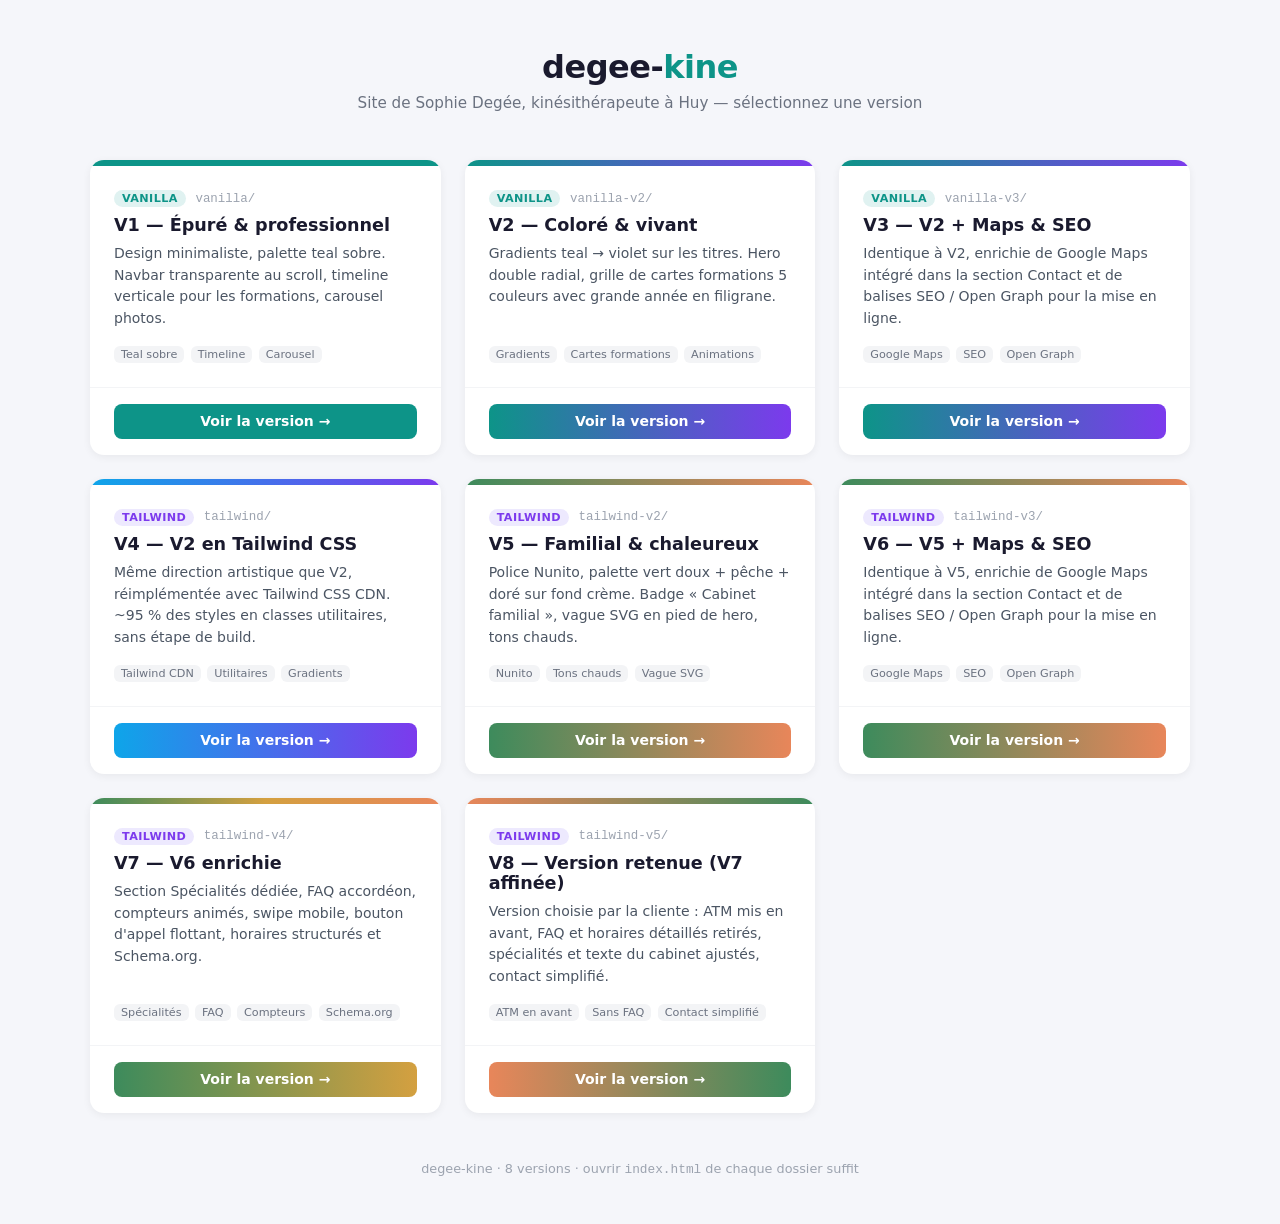
<file: index.html>
<!DOCTYPE html>
<html lang="fr">
<head>
  <meta charset="UTF-8">
  <meta name="viewport" content="width=device-width, initial-scale=1.0">
  <title>degee-kine — Versions</title>
  <style>
    *, *::before, *::after { box-sizing: border-box; margin: 0; padding: 0; }

    body {
      font-family: 'Segoe UI', system-ui, -apple-system, sans-serif;
      background: #f5f6fa;
      color: #1a1a2e;
      min-height: 100vh;
      padding: 3rem 1.5rem;
    }

    header {
      text-align: center;
      margin-bottom: 3rem;
    }

    header h1 {
      font-size: 2rem;
      font-weight: 700;
      letter-spacing: -0.5px;
      color: #1a1a2e;
    }

    header h1 span {
      color: #0d9488;
    }

    header p {
      margin-top: 0.5rem;
      font-size: 0.95rem;
      color: #6b7280;
    }

    .grid {
      display: grid;
      grid-template-columns: repeat(auto-fill, minmax(300px, 1fr));
      gap: 1.5rem;
      max-width: 1100px;
      margin: 0 auto;
    }

    .card {
      background: #fff;
      border-radius: 14px;
      overflow: hidden;
      box-shadow: 0 2px 8px rgba(0,0,0,.06);
      transition: box-shadow .2s, transform .2s;
      display: flex;
      flex-direction: column;
    }

    .card:hover {
      box-shadow: 0 8px 24px rgba(0,0,0,.12);
      transform: translateY(-3px);
    }

    .card-accent {
      height: 6px;
    }

    .card-body {
      padding: 1.5rem;
      flex: 1;
      display: flex;
      flex-direction: column;
      gap: 0.5rem;
    }

    .card-meta {
      display: flex;
      align-items: center;
      gap: 0.6rem;
    }

    .badge {
      font-size: 0.7rem;
      font-weight: 600;
      padding: 2px 8px;
      border-radius: 99px;
      letter-spacing: 0.4px;
      text-transform: uppercase;
    }

    .badge-vanilla { background: #e0f2f1; color: #0d9488; }
    .badge-tailwind { background: #ede9fe; color: #7c3aed; }

    .card-dir {
      font-size: 0.78rem;
      font-family: monospace;
      color: #9ca3af;
    }

    .card-title {
      font-size: 1.1rem;
      font-weight: 700;
      color: #1a1a2e;
    }

    .card-desc {
      font-size: 0.875rem;
      color: #4b5563;
      line-height: 1.55;
      flex: 1;
    }

    .card-tags {
      display: flex;
      flex-wrap: wrap;
      gap: 0.4rem;
      margin-top: 0.5rem;
    }

    .tag {
      font-size: 0.7rem;
      padding: 2px 7px;
      border-radius: 6px;
      background: #f3f4f6;
      color: #6b7280;
    }

    .card-footer {
      padding: 1rem 1.5rem;
      border-top: 1px solid #f3f4f6;
    }

    .btn {
      display: block;
      text-align: center;
      padding: 0.6rem 1rem;
      border-radius: 8px;
      font-size: 0.875rem;
      font-weight: 600;
      text-decoration: none;
      transition: opacity .15s;
    }

    .btn:hover { opacity: .85; }

    /* Accent colors per version */
    .v1 .card-accent { background: #0d9488; }
    .v1 .btn { background: #0d9488; color: #fff; }

    .v2 .card-accent { background: linear-gradient(90deg, #0d9488, #7c3aed); }
    .v2 .btn { background: linear-gradient(90deg, #0d9488, #7c3aed); color: #fff; }

    .v3 .card-accent { background: linear-gradient(90deg, #0d9488, #7c3aed); }
    .v3 .btn { background: linear-gradient(90deg, #0d9488, #7c3aed); color: #fff; }

    .v4 .card-accent { background: linear-gradient(90deg, #0ea5e9, #7c3aed); }
    .v4 .btn { background: linear-gradient(90deg, #0ea5e9, #7c3aed); color: #fff; }

    .v5 .card-accent { background: linear-gradient(90deg, #3d8b5c, #e8865a); }
    .v5 .btn { background: linear-gradient(90deg, #3d8b5c, #e8865a); color: #fff; }

    .v6 .card-accent { background: linear-gradient(90deg, #3d8b5c, #e8865a); }
    .v6 .btn { background: linear-gradient(90deg, #3d8b5c, #e8865a); color: #fff; }

    .v7 .card-accent { background: linear-gradient(90deg, #3d8b5c, #d4a040, #e8865a); }
    .v7 .btn { background: linear-gradient(90deg, #3d8b5c, #d4a040); color: #fff; }

    .v8 .card-accent { background: linear-gradient(90deg, #e8865a, #3d8b5c); }
    .v8 .btn { background: linear-gradient(90deg, #e8865a, #3d8b5c); color: #fff; }

    footer {
      text-align: center;
      margin-top: 3rem;
      font-size: 0.8rem;
      color: #9ca3af;
    }
  </style>
</head>
<body>

  <header>
    <h1>degee-<span>kine</span></h1>
    <p>Site de Sophie Degée, kinésithérapeute à Huy — sélectionnez une version</p>
  </header>

  <div class="grid">

    <div class="card v1">
      <div class="card-accent"></div>
      <div class="card-body">
        <div class="card-meta">
          <span class="badge badge-vanilla">Vanilla</span>
          <span class="card-dir">vanilla/</span>
        </div>
        <div class="card-title">V1 — Épuré &amp; professionnel</div>
        <div class="card-desc">Design minimaliste, palette teal sobre. Navbar transparente au scroll, timeline verticale pour les formations, carousel photos.</div>
        <div class="card-tags">
          <span class="tag">Teal sobre</span>
          <span class="tag">Timeline</span>
          <span class="tag">Carousel</span>
        </div>
      </div>
      <div class="card-footer">
        <a class="btn" href="vanilla/index.html" target="_blank">Voir la version →</a>
      </div>
    </div>

    <div class="card v2">
      <div class="card-accent"></div>
      <div class="card-body">
        <div class="card-meta">
          <span class="badge badge-vanilla">Vanilla</span>
          <span class="card-dir">vanilla-v2/</span>
        </div>
        <div class="card-title">V2 — Coloré &amp; vivant</div>
        <div class="card-desc">Gradients teal → violet sur les titres. Hero double radial, grille de cartes formations 5 couleurs avec grande année en filigrane.</div>
        <div class="card-tags">
          <span class="tag">Gradients</span>
          <span class="tag">Cartes formations</span>
          <span class="tag">Animations</span>
        </div>
      </div>
      <div class="card-footer">
        <a class="btn" href="vanilla-v2/index.html" target="_blank">Voir la version →</a>
      </div>
    </div>

    <div class="card v3">
      <div class="card-accent"></div>
      <div class="card-body">
        <div class="card-meta">
          <span class="badge badge-vanilla">Vanilla</span>
          <span class="card-dir">vanilla-v3/</span>
        </div>
        <div class="card-title">V3 — V2 + Maps &amp; SEO</div>
        <div class="card-desc">Identique à V2, enrichie de Google Maps intégré dans la section Contact et de balises SEO / Open Graph pour la mise en ligne.</div>
        <div class="card-tags">
          <span class="tag">Google Maps</span>
          <span class="tag">SEO</span>
          <span class="tag">Open Graph</span>
        </div>
      </div>
      <div class="card-footer">
        <a class="btn" href="vanilla-v3/index.html" target="_blank">Voir la version →</a>
      </div>
    </div>

    <div class="card v4">
      <div class="card-accent"></div>
      <div class="card-body">
        <div class="card-meta">
          <span class="badge badge-tailwind">Tailwind</span>
          <span class="card-dir">tailwind/</span>
        </div>
        <div class="card-title">V4 — V2 en Tailwind CSS</div>
        <div class="card-desc">Même direction artistique que V2, réimplémentée avec Tailwind CSS CDN. ~95 % des styles en classes utilitaires, sans étape de build.</div>
        <div class="card-tags">
          <span class="tag">Tailwind CDN</span>
          <span class="tag">Utilitaires</span>
          <span class="tag">Gradients</span>
        </div>
      </div>
      <div class="card-footer">
        <a class="btn" href="tailwind/index.html" target="_blank">Voir la version →</a>
      </div>
    </div>

    <div class="card v5">
      <div class="card-accent"></div>
      <div class="card-body">
        <div class="card-meta">
          <span class="badge badge-tailwind">Tailwind</span>
          <span class="card-dir">tailwind-v2/</span>
        </div>
        <div class="card-title">V5 — Familial &amp; chaleureux</div>
        <div class="card-desc">Police Nunito, palette vert doux + pêche + doré sur fond crème. Badge « Cabinet familial », vague SVG en pied de hero, tons chauds.</div>
        <div class="card-tags">
          <span class="tag">Nunito</span>
          <span class="tag">Tons chauds</span>
          <span class="tag">Vague SVG</span>
        </div>
      </div>
      <div class="card-footer">
        <a class="btn" href="tailwind-v2/index.html" target="_blank">Voir la version →</a>
      </div>
    </div>

    <div class="card v6">
      <div class="card-accent"></div>
      <div class="card-body">
        <div class="card-meta">
          <span class="badge badge-tailwind">Tailwind</span>
          <span class="card-dir">tailwind-v3/</span>
        </div>
        <div class="card-title">V6 — V5 + Maps &amp; SEO</div>
        <div class="card-desc">Identique à V5, enrichie de Google Maps intégré dans la section Contact et de balises SEO / Open Graph pour la mise en ligne.</div>
        <div class="card-tags">
          <span class="tag">Google Maps</span>
          <span class="tag">SEO</span>
          <span class="tag">Open Graph</span>
        </div>
      </div>
      <div class="card-footer">
        <a class="btn" href="tailwind-v3/index.html" target="_blank">Voir la version →</a>
      </div>
    </div>

    <div class="card v7">
      <div class="card-accent"></div>
      <div class="card-body">
        <div class="card-meta">
          <span class="badge badge-tailwind">Tailwind</span>
          <span class="card-dir">tailwind-v4/</span>
        </div>
        <div class="card-title">V7 — V6 enrichie</div>
        <div class="card-desc">Section Spécialités dédiée, FAQ accordéon, compteurs animés, swipe mobile, bouton d'appel flottant, horaires structurés et Schema.org.</div>
        <div class="card-tags">
          <span class="tag">Spécialités</span>
          <span class="tag">FAQ</span>
          <span class="tag">Compteurs</span>
          <span class="tag">Schema.org</span>
        </div>
      </div>
      <div class="card-footer">
        <a class="btn" href="tailwind-v4/index.html" target="_blank">Voir la version →</a>
      </div>
    </div>

    <div class="card v8">
      <div class="card-accent"></div>
      <div class="card-body">
        <div class="card-meta">
          <span class="badge badge-tailwind">Tailwind</span>
          <span class="card-dir">tailwind-v5/</span>
        </div>
        <div class="card-title">V8 — Version retenue (V7 affinée)</div>
        <div class="card-desc">Version choisie par la cliente : ATM mis en avant, FAQ et horaires détaillés retirés, spécialités et texte du cabinet ajustés, contact simplifié.</div>
        <div class="card-tags">
          <span class="tag">ATM en avant</span>
          <span class="tag">Sans FAQ</span>
          <span class="tag">Contact simplifié</span>
        </div>
      </div>
      <div class="card-footer">
        <a class="btn" href="tailwind-v5/index.html" target="_blank">Voir la version →</a>
      </div>
    </div>

  </div>

  <footer>
    degee-kine · 8 versions · ouvrir <code>index.html</code> de chaque dossier suffit
  </footer>

</body>
</html>
</file>
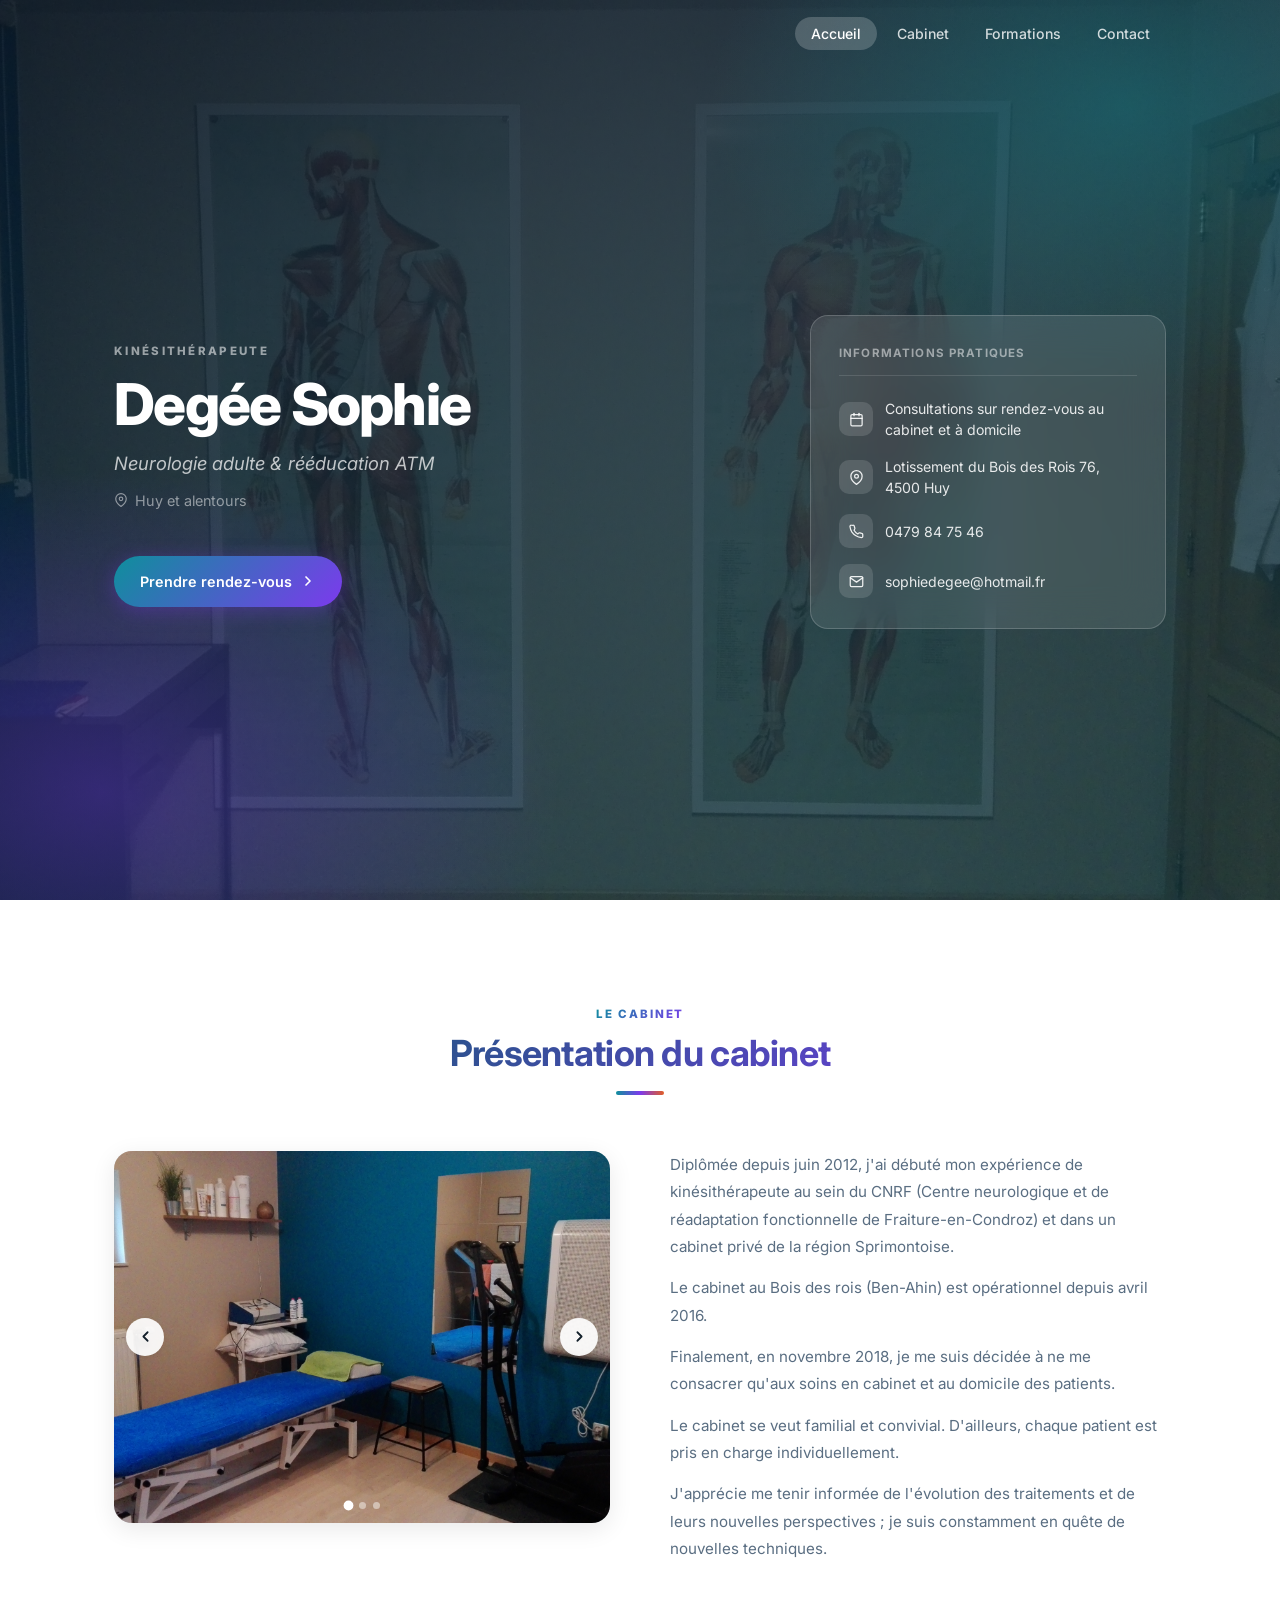
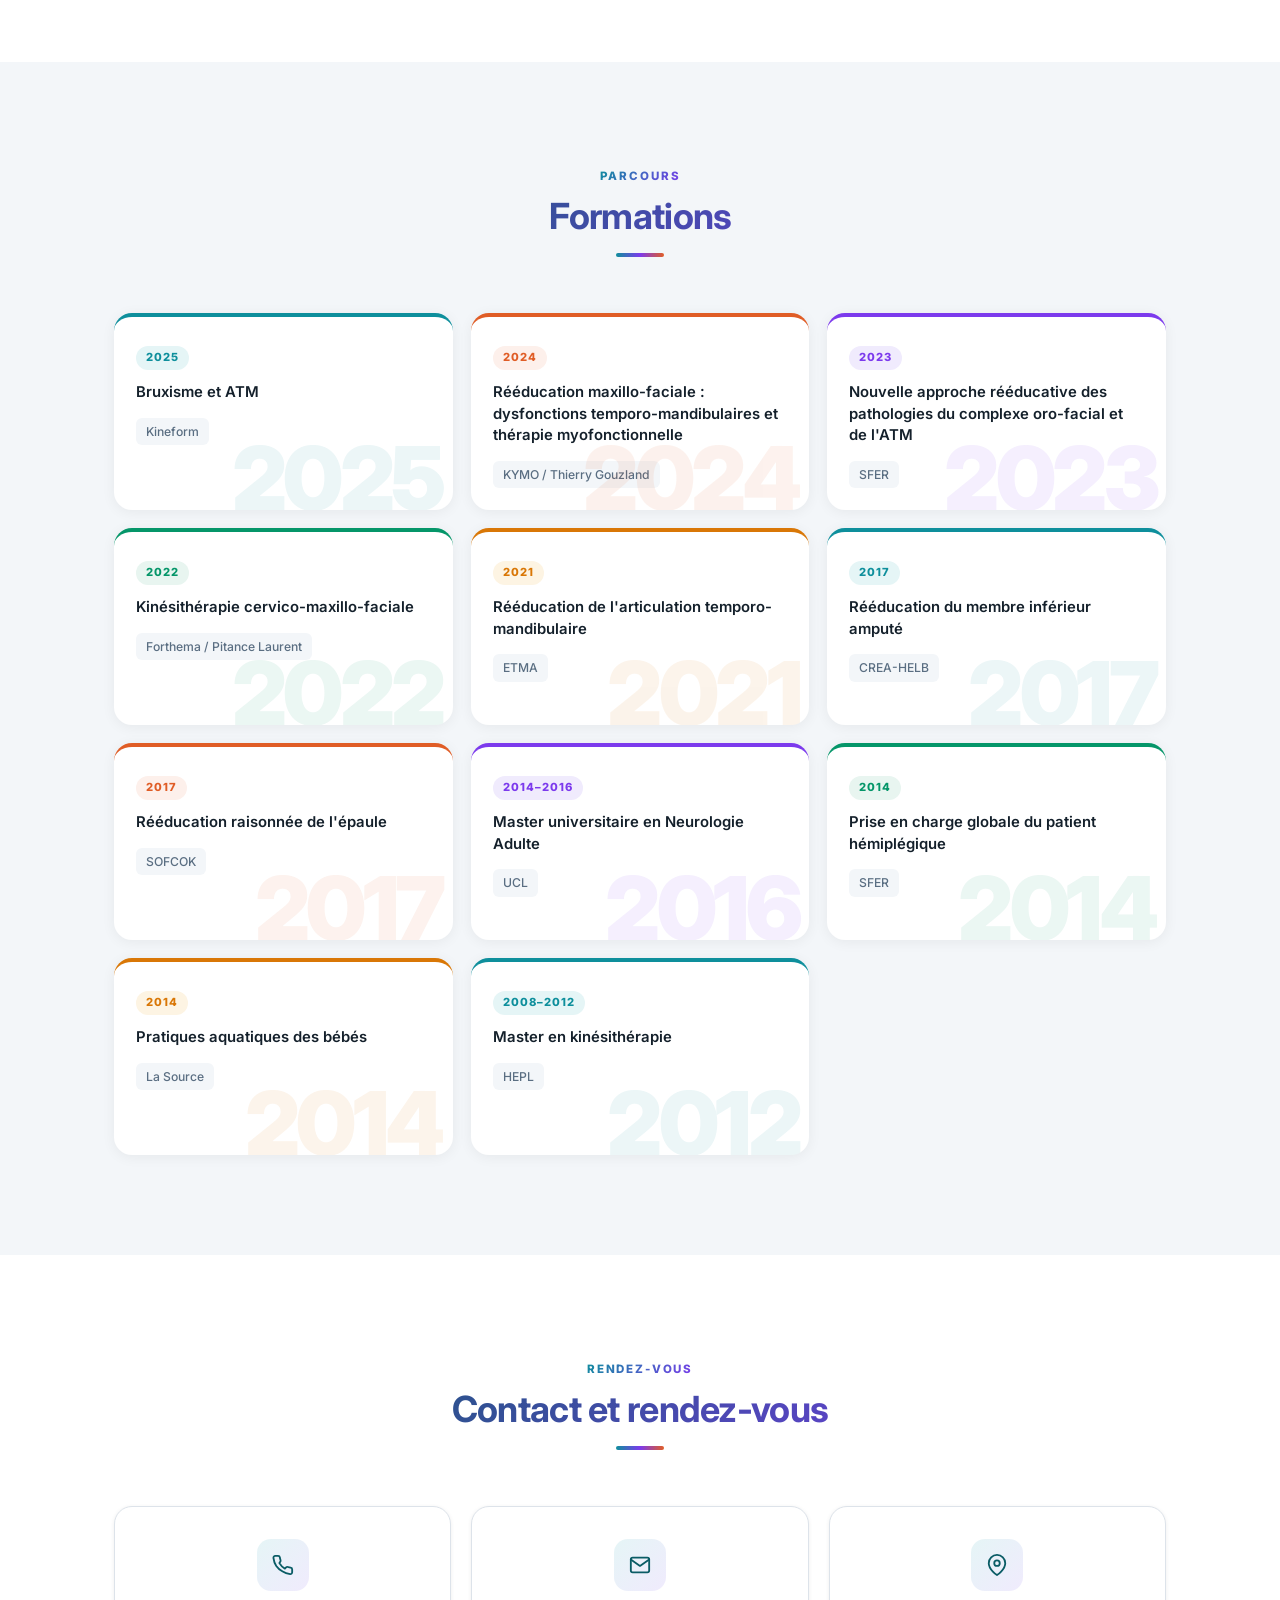
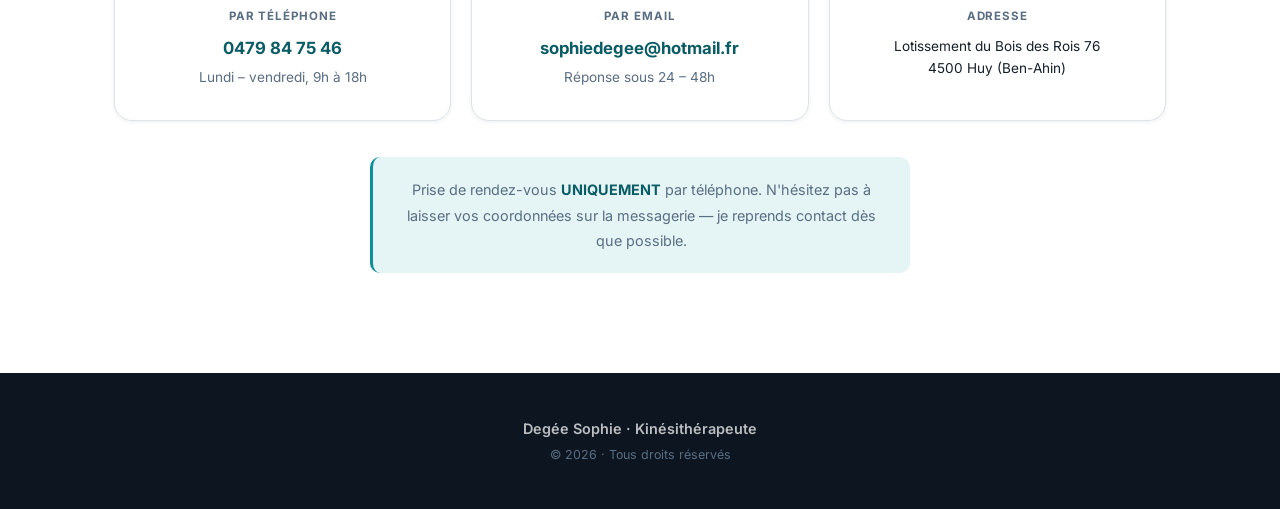
<file: vanilla-v2/index.html>
<!DOCTYPE html>
<html lang="fr">
<head>
  <meta charset="utf-8">
  <meta name="viewport" content="width=device-width, initial-scale=1">
  <title>Kinésithérapeute · Degée Sophie</title>
  <link rel="preconnect" href="https://fonts.googleapis.com">
  <link rel="preconnect" href="https://fonts.gstatic.com" crossorigin>
  <link href="https://fonts.googleapis.com/css2?family=Inter:ital,wght@0,300;0,400;0,500;0,600;0,700;0,800;1,400&display=swap" rel="stylesheet">
  <link href="css/modern.css" rel="stylesheet">
</head>
<body>

  <!-- ─── Navbar ──────────────────────────────────────── -->
  <nav id="navbar">
    <div class="nav-container">
      <button class="nav-toggle" id="navToggle" aria-label="Menu" aria-expanded="false">
        <span></span><span></span><span></span>
      </button>
      <ul class="nav-links" id="navLinks">
        <li><a href="#home"       class="nav-link active">Accueil</a></li>
        <li><a href="#cabinet"    class="nav-link">Cabinet</a></li>
        <li><a href="#formations" class="nav-link">Formations</a></li>
        <li><a href="#contact"    class="nav-link">Contact</a></li>
      </ul>
    </div>
  </nav>

  <!-- ─── Hero ────────────────────────────────────────── -->
  <section id="home" class="hero">
    <div class="hero-bg" style="background-image: url('./img/cabinet/home.jpg')"></div>
    <div class="hero-overlay"></div>
    <div class="hero-inner">

      <div class="hero-text fade-up">
        <span class="hero-label">Kinésithérapeute</span>
        <h1>Degée Sophie</h1>
        <p class="hero-specialty">Neurologie adulte &amp; rééducation ATM</p>
        <p class="hero-location">
          <svg viewBox="0 0 24 24" fill="none" stroke="currentColor" stroke-width="2" stroke-linecap="round" stroke-linejoin="round"><path d="M21 10c0 7-9 13-9 13s-9-6-9-13a9 9 0 0 1 18 0z"/><circle cx="12" cy="10" r="3"/></svg>
          Huy et alentours
        </p>
        <a href="#contact" class="btn-primary">
          Prendre rendez-vous
          <svg viewBox="0 0 24 24" fill="none" stroke="currentColor" stroke-width="2.5" stroke-linecap="round" stroke-linejoin="round"><polyline points="9 18 15 12 9 6"/></svg>
        </a>
      </div>

      <div class="hero-card fade-up delay-1">
        <h3>Informations pratiques</h3>
        <ul class="info-list">
          <li>
            <span class="info-icon">
              <svg viewBox="0 0 24 24" fill="none" stroke="currentColor" stroke-width="2" stroke-linecap="round" stroke-linejoin="round"><rect x="3" y="4" width="18" height="18" rx="2"/><line x1="16" y1="2" x2="16" y2="6"/><line x1="8" y1="2" x2="8" y2="6"/><line x1="3" y1="10" x2="21" y2="10"/></svg>
            </span>
            <span>Consultations sur rendez-vous au cabinet et à domicile</span>
          </li>
          <li>
            <span class="info-icon">
              <svg viewBox="0 0 24 24" fill="none" stroke="currentColor" stroke-width="2" stroke-linecap="round" stroke-linejoin="round"><path d="M21 10c0 7-9 13-9 13s-9-6-9-13a9 9 0 0 1 18 0z"/><circle cx="12" cy="10" r="3"/></svg>
            </span>
            <span>Lotissement du Bois des Rois 76, 4500 Huy</span>
          </li>
          <li>
            <span class="info-icon">
              <svg viewBox="0 0 24 24" fill="none" stroke="currentColor" stroke-width="2" stroke-linecap="round" stroke-linejoin="round"><path d="M22 16.92v3a2 2 0 0 1-2.18 2 19.79 19.79 0 0 1-8.63-3.07A19.5 19.5 0 0 1 4.69 13 19.79 19.79 0 0 1 1.61 4.4 2 2 0 0 1 3.59 2h3a2 2 0 0 1 2 1.72 12.84 12.84 0 0 0 .7 2.81 2 2 0 0 1-.45 2.11L8.09 9.91a16 16 0 0 0 6 6l1.27-1.27a2 2 0 0 1 2.11-.45 12.84 12.84 0 0 0 2.81.7A2 2 0 0 1 22 16.92z"/></svg>
            </span>
            <span>0479 84 75 46</span>
          </li>
          <li>
            <span class="info-icon">
              <svg viewBox="0 0 24 24" fill="none" stroke="currentColor" stroke-width="2" stroke-linecap="round" stroke-linejoin="round"><path d="M4 4h16c1.1 0 2 .9 2 2v12c0 1.1-.9 2-2 2H4c-1.1 0-2-.9-2-2V6c0-1.1.9-2 2-2z"/><polyline points="22,6 12,13 2,6"/></svg>
            </span>
            <span>sophiedegee@hotmail.fr</span>
          </li>
        </ul>
      </div>

    </div>
  </section>

  <!-- ─── Main ─────────────────────────────────────────── -->
  <main>

    <!-- Cabinet -->
    <section id="cabinet" class="section">
      <div class="container">
        <div class="section-header text-center fade-up">
          <span class="section-label">Le cabinet</span>
          <h2 class="section-title gradient-text">Présentation du cabinet</h2>
          <div class="section-divider"></div>
        </div>
        <div class="cabinet-grid">
          <div class="carousel fade-up">
            <div class="carousel-track" id="carouselTrack">
              <div class="carousel-slide"><img src="./img/cabinet/1.jpg" alt="Cabinet – photo 1"></div>
              <div class="carousel-slide"><img src="./img/cabinet/2.jpg" alt="Cabinet – photo 2"></div>
              <div class="carousel-slide"><img src="./img/cabinet/3.jpg" alt="Cabinet – photo 3"></div>
            </div>
            <button class="carousel-btn carousel-prev" id="carouselPrev" aria-label="Précédent">
              <svg viewBox="0 0 24 24" fill="none" stroke="currentColor" stroke-width="2.5" stroke-linecap="round" stroke-linejoin="round"><polyline points="15 18 9 12 15 6"/></svg>
            </button>
            <button class="carousel-btn carousel-next" id="carouselNext" aria-label="Suivant">
              <svg viewBox="0 0 24 24" fill="none" stroke="currentColor" stroke-width="2.5" stroke-linecap="round" stroke-linejoin="round"><polyline points="9 18 15 12 9 6"/></svg>
            </button>
            <div class="carousel-dots" id="carouselDots">
              <button class="carousel-dot active" aria-label="Photo 1"></button>
              <button class="carousel-dot" aria-label="Photo 2"></button>
              <button class="carousel-dot" aria-label="Photo 3"></button>
            </div>
          </div>
          <div class="cabinet-text fade-up delay-1">
            <p>Diplômée depuis juin 2012, j'ai débuté mon expérience de kinésithérapeute au sein du CNRF (Centre neurologique et de réadaptation fonctionnelle de Fraiture-en-Condroz) et dans un cabinet privé de la région Sprimontoise.</p>
            <p>Le cabinet au Bois des rois (Ben-Ahin) est opérationnel depuis avril 2016.</p>
            <p>Finalement, en novembre 2018, je me suis décidée à ne me consacrer qu'aux soins en cabinet et au domicile des patients.</p>
            <p>Le cabinet se veut familial et convivial. D'ailleurs, chaque patient est pris en charge individuellement.</p>
            <p>J'apprécie me tenir informée de l'évolution des traitements et de leurs nouvelles perspectives ; je suis constamment en quête de nouvelles techniques.</p>
          </div>
        </div>
      </div>
    </section>

    <!-- Formations -->
    <section id="formations" class="section section-alt">
      <div class="container">
        <div class="section-header text-center fade-up">
          <span class="section-label">Parcours</span>
          <h2 class="section-title gradient-text">Formations</h2>
          <div class="section-divider"></div>
        </div>

        <div class="formations-grid">

          <article class="formation-card" data-year="2025">
            <span class="fc-year">2025</span>
            <h3 class="fc-title">Bruxisme et ATM</h3>
            <span class="fc-org">Kineform</span>
          </article>

          <article class="formation-card" data-year="2024">
            <span class="fc-year">2024</span>
            <h3 class="fc-title">Rééducation maxillo-faciale : dysfonctions temporo-mandibulaires et thérapie myofonctionnelle</h3>
            <span class="fc-org">KYMO / Thierry Gouzland</span>
          </article>

          <article class="formation-card" data-year="2023">
            <span class="fc-year">2023</span>
            <h3 class="fc-title">Nouvelle approche rééducative des pathologies du complexe oro-facial et de l'ATM</h3>
            <span class="fc-org">SFER</span>
          </article>

          <article class="formation-card" data-year="2022">
            <span class="fc-year">2022</span>
            <h3 class="fc-title">Kinésithérapie cervico-maxillo-faciale</h3>
            <span class="fc-org">Forthema / Pitance Laurent</span>
          </article>

          <article class="formation-card" data-year="2021">
            <span class="fc-year">2021</span>
            <h3 class="fc-title">Rééducation de l'articulation temporo-mandibulaire</h3>
            <span class="fc-org">ETMA</span>
          </article>

          <article class="formation-card" data-year="2017">
            <span class="fc-year">2017</span>
            <h3 class="fc-title">Rééducation du membre inférieur amputé</h3>
            <span class="fc-org">CREA-HELB</span>
          </article>

          <article class="formation-card" data-year="2017">
            <span class="fc-year">2017</span>
            <h3 class="fc-title">Rééducation raisonnée de l'épaule</h3>
            <span class="fc-org">SOFCOK</span>
          </article>

          <article class="formation-card" data-year="2016">
            <span class="fc-year">2014–2016</span>
            <h3 class="fc-title">Master universitaire en Neurologie Adulte</h3>
            <span class="fc-org">UCL</span>
          </article>

          <article class="formation-card" data-year="2014">
            <span class="fc-year">2014</span>
            <h3 class="fc-title">Prise en charge globale du patient hémiplégique</h3>
            <span class="fc-org">SFER</span>
          </article>

          <article class="formation-card" data-year="2014">
            <span class="fc-year">2014</span>
            <h3 class="fc-title">Pratiques aquatiques des bébés</h3>
            <span class="fc-org">La Source</span>
          </article>

          <article class="formation-card" data-year="2012">
            <span class="fc-year">2008–2012</span>
            <h3 class="fc-title">Master en kinésithérapie</h3>
            <span class="fc-org">HEPL</span>
          </article>

        </div>
      </div>
    </section>

    <!-- Contact -->
    <section id="contact" class="section">
      <div class="container">
        <div class="section-header text-center fade-up">
          <span class="section-label">Rendez-vous</span>
          <h2 class="section-title gradient-text">Contact et rendez-vous</h2>
          <div class="section-divider"></div>
        </div>
        <div class="contact-grid fade-up delay-1">

          <div class="contact-card">
            <div class="contact-icon">
              <svg viewBox="0 0 24 24" fill="none" stroke="currentColor" stroke-width="2" stroke-linecap="round" stroke-linejoin="round"><path d="M22 16.92v3a2 2 0 0 1-2.18 2 19.79 19.79 0 0 1-8.63-3.07A19.5 19.5 0 0 1 4.69 13 19.79 19.79 0 0 1 1.61 4.4 2 2 0 0 1 3.59 2h3a2 2 0 0 1 2 1.72 12.84 12.84 0 0 0 .7 2.81 2 2 0 0 1-.45 2.11L8.09 9.91a16 16 0 0 0 6 6l1.27-1.27a2 2 0 0 1 2.11-.45 12.84 12.84 0 0 0 2.81.7A2 2 0 0 1 22 16.92z"/></svg>
            </div>
            <h3>Par téléphone</h3>
            <a href="tel:+32479847546" class="contact-phone">0479 84 75 46</a>
            <p>Lundi – vendredi, 9h à 18h</p>
          </div>

          <div class="contact-card">
            <div class="contact-icon">
              <svg viewBox="0 0 24 24" fill="none" stroke="currentColor" stroke-width="2" stroke-linecap="round" stroke-linejoin="round"><path d="M4 4h16c1.1 0 2 .9 2 2v12c0 1.1-.9 2-2 2H4c-1.1 0-2-.9-2-2V6c0-1.1.9-2 2-2z"/><polyline points="22,6 12,13 2,6"/></svg>
            </div>
            <h3>Par email</h3>
            <a href="mailto:sophiedegee@hotmail.fr" class="contact-email">sophiedegee@hotmail.fr</a>
            <p>Réponse sous 24 – 48h</p>
          </div>

          <div class="contact-card">
            <div class="contact-icon">
              <svg viewBox="0 0 24 24" fill="none" stroke="currentColor" stroke-width="2" stroke-linecap="round" stroke-linejoin="round"><path d="M21 10c0 7-9 13-9 13s-9-6-9-13a9 9 0 0 1 18 0z"/><circle cx="12" cy="10" r="3"/></svg>
            </div>
            <h3>Adresse</h3>
            <p class="contact-address">Lotissement du Bois des Rois 76<br>4500 Huy (Ben-Ahin)</p>
          </div>

        </div>
        <p class="contact-note fade-up delay-2">
          Prise de rendez-vous <strong>UNIQUEMENT</strong> par téléphone. N'hésitez pas à laisser vos coordonnées sur la messagerie — je reprends contact dès que possible.
        </p>
      </div>
    </section>

  </main>

  <!-- ─── Footer ───────────────────────────────────────── -->
  <footer>
    <div class="container">
      <p class="footer-name">Degée Sophie · Kinésithérapeute</p>
      <p class="footer-copy">© 2026 · Tous droits réservés</p>
    </div>
  </footer>

  <script src="js/main.js"></script>
</body>
</html>
</file>
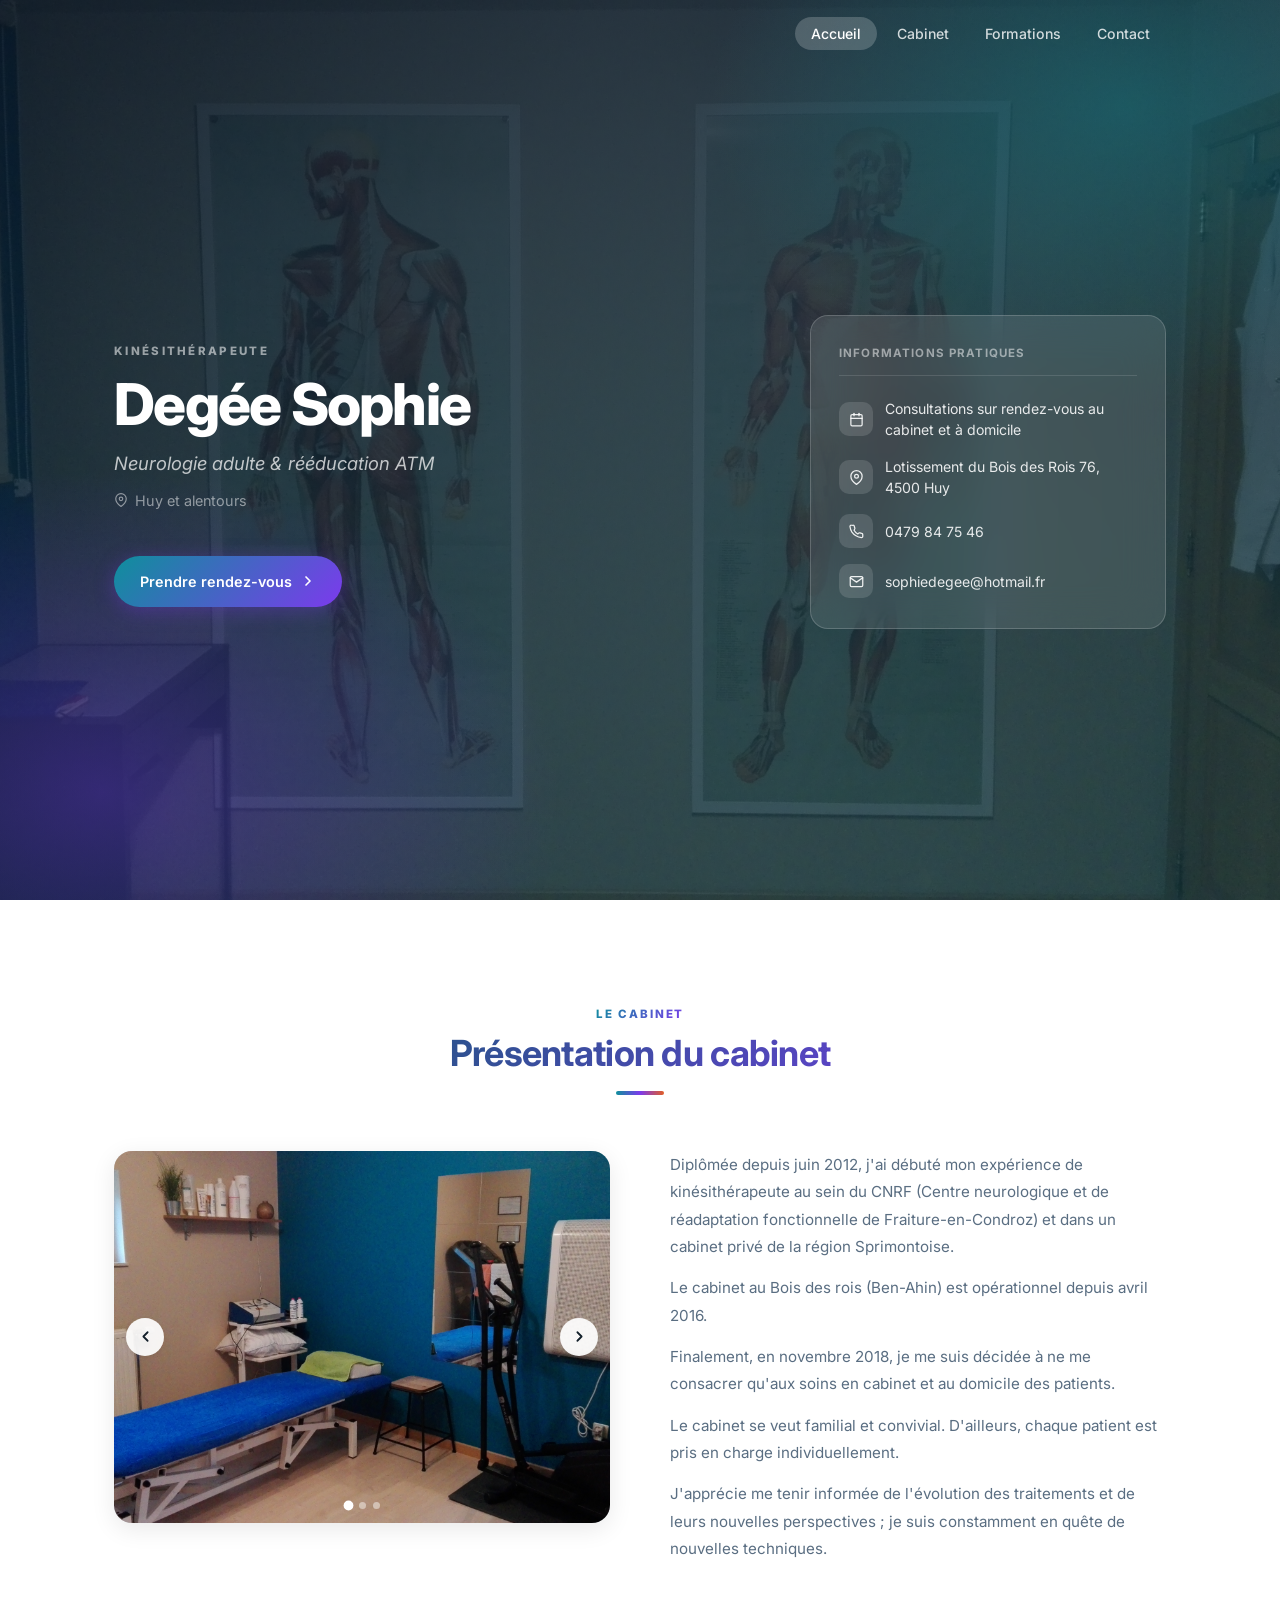
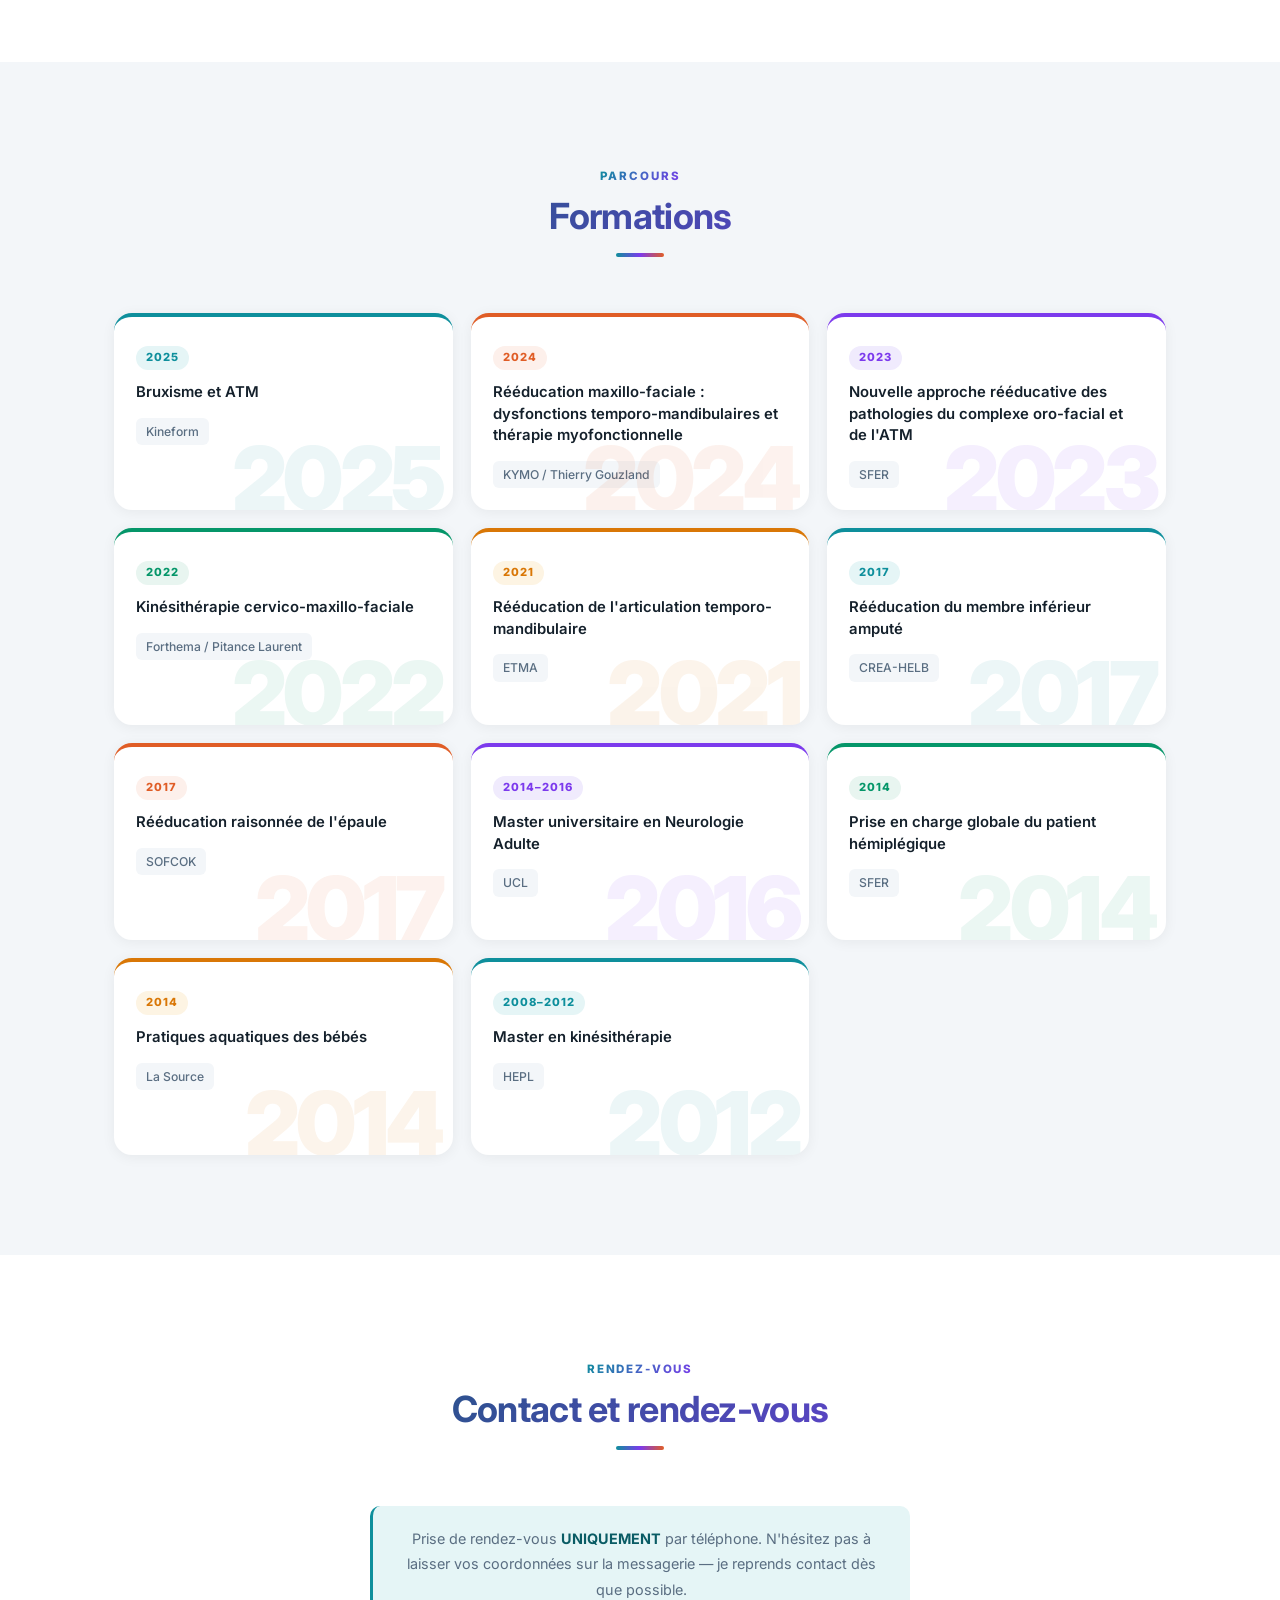
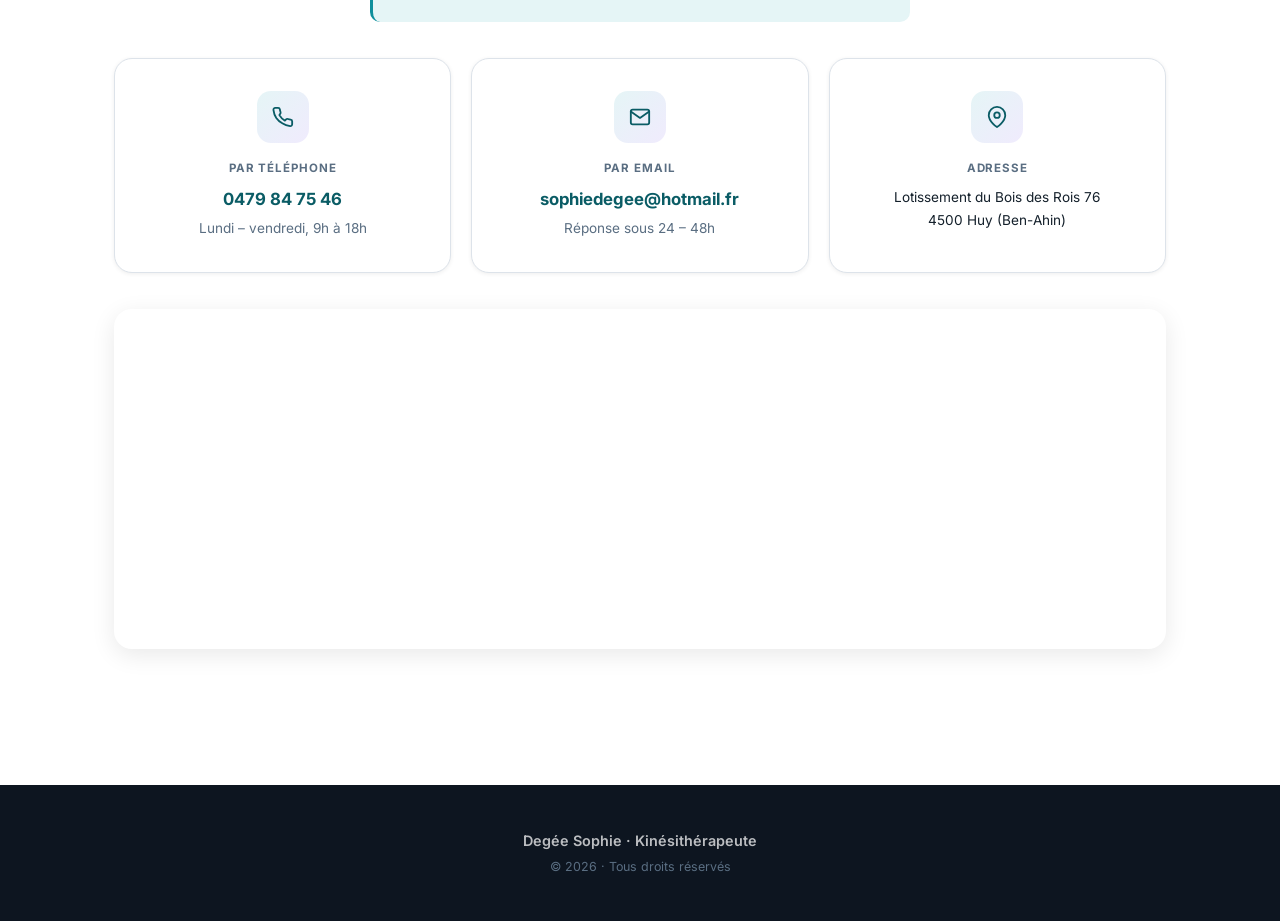
<file: vanilla-v3/index.html>
<!DOCTYPE html>
<html lang="fr">
<head>
  <meta charset="utf-8">
  <meta name="viewport" content="width=device-width, initial-scale=1">
  <title>Degée Sophie · Kinésithérapeute à Huy</title>
  <meta name="description" content="Cabinet de kinésithérapie de Degée Sophie à Huy (Ben-Ahin). Spécialisée en neurologie adulte et rééducation temporo-mandibulaire (ATM). Consultations au cabinet et à domicile.">

  <!-- Open Graph -->
  <meta property="og:type"        content="website">
  <meta property="og:title"       content="Degée Sophie · Kinésithérapeute à Huy">
  <meta property="og:description" content="Cabinet familial et convivial à Ben-Ahin. Neurologie adulte, rééducation ATM, consultations au cabinet et à domicile.">
  <meta property="og:image"       content="./img/cabinet/home.jpg">
  <meta property="og:locale"      content="fr_BE">

  <!-- Favicon -->
  <link rel="icon" type="image/svg+xml" href="data:image/svg+xml,<svg xmlns='http://www.w3.org/2000/svg' viewBox='0 0 32 32'><rect width='32' height='32' rx='8' fill='%230a5c65'/><path d='M16 24s-9-5.5-9-11a5 5 0 0 1 9-3 5 5 0 0 1 9 3c0 5.5-9 11-9 11z' fill='white'/></svg>">

  <link rel="preconnect" href="https://fonts.googleapis.com">
  <link rel="preconnect" href="https://fonts.gstatic.com" crossorigin>
  <link href="https://fonts.googleapis.com/css2?family=Inter:ital,wght@0,300;0,400;0,500;0,600;0,700;0,800;1,400&display=swap" rel="stylesheet">
  <link href="css/modern.css" rel="stylesheet">
</head>
<body>

  <!-- ─── Navbar ──────────────────────────────────────── -->
  <nav id="navbar">
    <div class="nav-container">
      <button class="nav-toggle" id="navToggle" aria-label="Menu" aria-expanded="false">
        <span></span><span></span><span></span>
      </button>
      <ul class="nav-links" id="navLinks">
        <li><a href="#home"       class="nav-link active">Accueil</a></li>
        <li><a href="#cabinet"    class="nav-link">Cabinet</a></li>
        <li><a href="#formations" class="nav-link">Formations</a></li>
        <li><a href="#contact"    class="nav-link">Contact</a></li>
      </ul>
    </div>
  </nav>

  <!-- ─── Hero ────────────────────────────────────────── -->
  <section id="home" class="hero">
    <div class="hero-bg" style="background-image: url('./img/cabinet/home.jpg')"></div>
    <div class="hero-overlay"></div>
    <div class="hero-inner">

      <div class="hero-text fade-up">
        <span class="hero-label">Kinésithérapeute</span>
        <h1>Degée Sophie</h1>
        <p class="hero-specialty">Neurologie adulte &amp; rééducation ATM</p>
        <p class="hero-location">
          <svg viewBox="0 0 24 24" fill="none" stroke="currentColor" stroke-width="2" stroke-linecap="round" stroke-linejoin="round"><path d="M21 10c0 7-9 13-9 13s-9-6-9-13a9 9 0 0 1 18 0z"/><circle cx="12" cy="10" r="3"/></svg>
          Huy et alentours
        </p>
        <a href="#contact" class="btn-primary">
          Prendre rendez-vous
          <svg viewBox="0 0 24 24" fill="none" stroke="currentColor" stroke-width="2.5" stroke-linecap="round" stroke-linejoin="round"><polyline points="9 18 15 12 9 6"/></svg>
        </a>
      </div>

      <div class="hero-card fade-up delay-1">
        <h3>Informations pratiques</h3>
        <ul class="info-list">
          <li>
            <span class="info-icon">
              <svg viewBox="0 0 24 24" fill="none" stroke="currentColor" stroke-width="2" stroke-linecap="round" stroke-linejoin="round"><rect x="3" y="4" width="18" height="18" rx="2"/><line x1="16" y1="2" x2="16" y2="6"/><line x1="8" y1="2" x2="8" y2="6"/><line x1="3" y1="10" x2="21" y2="10"/></svg>
            </span>
            <span>Consultations sur rendez-vous au cabinet et à domicile</span>
          </li>
          <li>
            <span class="info-icon">
              <svg viewBox="0 0 24 24" fill="none" stroke="currentColor" stroke-width="2" stroke-linecap="round" stroke-linejoin="round"><path d="M21 10c0 7-9 13-9 13s-9-6-9-13a9 9 0 0 1 18 0z"/><circle cx="12" cy="10" r="3"/></svg>
            </span>
            <span>Lotissement du Bois des Rois 76, 4500 Huy</span>
          </li>
          <li>
            <span class="info-icon">
              <svg viewBox="0 0 24 24" fill="none" stroke="currentColor" stroke-width="2" stroke-linecap="round" stroke-linejoin="round"><path d="M22 16.92v3a2 2 0 0 1-2.18 2 19.79 19.79 0 0 1-8.63-3.07A19.5 19.5 0 0 1 4.69 13 19.79 19.79 0 0 1 1.61 4.4 2 2 0 0 1 3.59 2h3a2 2 0 0 1 2 1.72 12.84 12.84 0 0 0 .7 2.81 2 2 0 0 1-.45 2.11L8.09 9.91a16 16 0 0 0 6 6l1.27-1.27a2 2 0 0 1 2.11-.45 12.84 12.84 0 0 0 2.81.7A2 2 0 0 1 22 16.92z"/></svg>
            </span>
            <span>0479 84 75 46</span>
          </li>
          <li>
            <span class="info-icon">
              <svg viewBox="0 0 24 24" fill="none" stroke="currentColor" stroke-width="2" stroke-linecap="round" stroke-linejoin="round"><path d="M4 4h16c1.1 0 2 .9 2 2v12c0 1.1-.9 2-2 2H4c-1.1 0-2-.9-2-2V6c0-1.1.9-2 2-2z"/><polyline points="22,6 12,13 2,6"/></svg>
            </span>
            <span>sophiedegee@hotmail.fr</span>
          </li>
        </ul>
      </div>

    </div>
  </section>

  <!-- ─── Main ─────────────────────────────────────────── -->
  <main>

    <!-- Cabinet -->
    <section id="cabinet" class="section">
      <div class="container">
        <div class="section-header text-center fade-up">
          <span class="section-label">Le cabinet</span>
          <h2 class="section-title gradient-text">Présentation du cabinet</h2>
          <div class="section-divider"></div>
        </div>
        <div class="cabinet-grid">
          <div class="carousel fade-up">
            <div class="carousel-track" id="carouselTrack">
              <div class="carousel-slide"><img src="./img/cabinet/1.jpg" alt="Cabinet – photo 1"></div>
              <div class="carousel-slide"><img src="./img/cabinet/2.jpg" alt="Cabinet – photo 2"></div>
              <div class="carousel-slide"><img src="./img/cabinet/3.jpg" alt="Cabinet – photo 3"></div>
            </div>
            <button class="carousel-btn carousel-prev" id="carouselPrev" aria-label="Précédent">
              <svg viewBox="0 0 24 24" fill="none" stroke="currentColor" stroke-width="2.5" stroke-linecap="round" stroke-linejoin="round"><polyline points="15 18 9 12 15 6"/></svg>
            </button>
            <button class="carousel-btn carousel-next" id="carouselNext" aria-label="Suivant">
              <svg viewBox="0 0 24 24" fill="none" stroke="currentColor" stroke-width="2.5" stroke-linecap="round" stroke-linejoin="round"><polyline points="9 18 15 12 9 6"/></svg>
            </button>
            <div class="carousel-dots" id="carouselDots">
              <button class="carousel-dot active" aria-label="Photo 1"></button>
              <button class="carousel-dot" aria-label="Photo 2"></button>
              <button class="carousel-dot" aria-label="Photo 3"></button>
            </div>
          </div>
          <div class="cabinet-text fade-up delay-1">
            <p>Diplômée depuis juin 2012, j'ai débuté mon expérience de kinésithérapeute au sein du CNRF (Centre neurologique et de réadaptation fonctionnelle de Fraiture-en-Condroz) et dans un cabinet privé de la région Sprimontoise.</p>
            <p>Le cabinet au Bois des rois (Ben-Ahin) est opérationnel depuis avril 2016.</p>
            <p>Finalement, en novembre 2018, je me suis décidée à ne me consacrer qu'aux soins en cabinet et au domicile des patients.</p>
            <p>Le cabinet se veut familial et convivial. D'ailleurs, chaque patient est pris en charge individuellement.</p>
            <p>J'apprécie me tenir informée de l'évolution des traitements et de leurs nouvelles perspectives ; je suis constamment en quête de nouvelles techniques.</p>
          </div>
        </div>
      </div>
    </section>

    <!-- Formations -->
    <section id="formations" class="section section-alt">
      <div class="container">
        <div class="section-header text-center fade-up">
          <span class="section-label">Parcours</span>
          <h2 class="section-title gradient-text">Formations</h2>
          <div class="section-divider"></div>
        </div>

        <div class="formations-grid">

          <article class="formation-card" data-year="2025">
            <span class="fc-year">2025</span>
            <h3 class="fc-title">Bruxisme et ATM</h3>
            <span class="fc-org">Kineform</span>
          </article>

          <article class="formation-card" data-year="2024">
            <span class="fc-year">2024</span>
            <h3 class="fc-title">Rééducation maxillo-faciale : dysfonctions temporo-mandibulaires et thérapie myofonctionnelle</h3>
            <span class="fc-org">KYMO / Thierry Gouzland</span>
          </article>

          <article class="formation-card" data-year="2023">
            <span class="fc-year">2023</span>
            <h3 class="fc-title">Nouvelle approche rééducative des pathologies du complexe oro-facial et de l'ATM</h3>
            <span class="fc-org">SFER</span>
          </article>

          <article class="formation-card" data-year="2022">
            <span class="fc-year">2022</span>
            <h3 class="fc-title">Kinésithérapie cervico-maxillo-faciale</h3>
            <span class="fc-org">Forthema / Pitance Laurent</span>
          </article>

          <article class="formation-card" data-year="2021">
            <span class="fc-year">2021</span>
            <h3 class="fc-title">Rééducation de l'articulation temporo-mandibulaire</h3>
            <span class="fc-org">ETMA</span>
          </article>

          <article class="formation-card" data-year="2017">
            <span class="fc-year">2017</span>
            <h3 class="fc-title">Rééducation du membre inférieur amputé</h3>
            <span class="fc-org">CREA-HELB</span>
          </article>

          <article class="formation-card" data-year="2017">
            <span class="fc-year">2017</span>
            <h3 class="fc-title">Rééducation raisonnée de l'épaule</h3>
            <span class="fc-org">SOFCOK</span>
          </article>

          <article class="formation-card" data-year="2016">
            <span class="fc-year">2014–2016</span>
            <h3 class="fc-title">Master universitaire en Neurologie Adulte</h3>
            <span class="fc-org">UCL</span>
          </article>

          <article class="formation-card" data-year="2014">
            <span class="fc-year">2014</span>
            <h3 class="fc-title">Prise en charge globale du patient hémiplégique</h3>
            <span class="fc-org">SFER</span>
          </article>

          <article class="formation-card" data-year="2014">
            <span class="fc-year">2014</span>
            <h3 class="fc-title">Pratiques aquatiques des bébés</h3>
            <span class="fc-org">La Source</span>
          </article>

          <article class="formation-card" data-year="2012">
            <span class="fc-year">2008–2012</span>
            <h3 class="fc-title">Master en kinésithérapie</h3>
            <span class="fc-org">HEPL</span>
          </article>

        </div>
      </div>
    </section>

    <!-- Contact -->
    <section id="contact" class="section">
      <div class="container">
        <div class="section-header text-center fade-up">
          <span class="section-label">Rendez-vous</span>
          <h2 class="section-title gradient-text">Contact et rendez-vous</h2>
          <div class="section-divider"></div>
        </div>
        <p class="contact-note fade-up delay-1">
          Prise de rendez-vous <strong>UNIQUEMENT</strong> par téléphone. N'hésitez pas à laisser vos coordonnées sur la messagerie — je reprends contact dès que possible.
        </p>

        <div class="contact-grid fade-up delay-2">

          <div class="contact-card">
            <div class="contact-icon">
              <svg viewBox="0 0 24 24" fill="none" stroke="currentColor" stroke-width="2" stroke-linecap="round" stroke-linejoin="round"><path d="M22 16.92v3a2 2 0 0 1-2.18 2 19.79 19.79 0 0 1-8.63-3.07A19.5 19.5 0 0 1 4.69 13 19.79 19.79 0 0 1 1.61 4.4 2 2 0 0 1 3.59 2h3a2 2 0 0 1 2 1.72 12.84 12.84 0 0 0 .7 2.81 2 2 0 0 1-.45 2.11L8.09 9.91a16 16 0 0 0 6 6l1.27-1.27a2 2 0 0 1 2.11-.45 12.84 12.84 0 0 0 2.81.7A2 2 0 0 1 22 16.92z"/></svg>
            </div>
            <h3>Par téléphone</h3>
            <a href="tel:+32479847546" class="contact-phone">0479 84 75 46</a>
            <p>Lundi – vendredi, 9h à 18h</p>
          </div>

          <div class="contact-card">
            <div class="contact-icon">
              <svg viewBox="0 0 24 24" fill="none" stroke="currentColor" stroke-width="2" stroke-linecap="round" stroke-linejoin="round"><path d="M4 4h16c1.1 0 2 .9 2 2v12c0 1.1-.9 2-2 2H4c-1.1 0-2-.9-2-2V6c0-1.1.9-2 2-2z"/><polyline points="22,6 12,13 2,6"/></svg>
            </div>
            <h3>Par email</h3>
            <a href="mailto:sophiedegee@hotmail.fr" class="contact-email">sophiedegee@hotmail.fr</a>
            <p>Réponse sous 24 – 48h</p>
          </div>

          <div class="contact-card">
            <div class="contact-icon">
              <svg viewBox="0 0 24 24" fill="none" stroke="currentColor" stroke-width="2" stroke-linecap="round" stroke-linejoin="round"><path d="M21 10c0 7-9 13-9 13s-9-6-9-13a9 9 0 0 1 18 0z"/><circle cx="12" cy="10" r="3"/></svg>
            </div>
            <h3>Adresse</h3>
            <p class="contact-address">Lotissement du Bois des Rois 76<br>4500 Huy (Ben-Ahin)</p>
          </div>

        </div>

        <!-- Google Maps -->
        <div class="contact-map fade-up delay-3">
          <iframe
            src="https://maps.google.com/maps?q=Lotissement+du+Bois+des+Rois+76,+Ben-Ahin,+4500+Huy,+Belgique&output=embed&hl=fr"
            width="100%" height="100%" style="border:0;display:block"
            allowfullscreen loading="lazy" referrerpolicy="no-referrer-when-downgrade"
            title="Localisation du cabinet de Degée Sophie">
          </iframe>
        </div>
      </div>
    </section>

  </main>

  <!-- ─── Footer ───────────────────────────────────────── -->
  <footer>
    <div class="container">
      <p class="footer-name">Degée Sophie · Kinésithérapeute</p>
      <p class="footer-copy">© 2026 · Tous droits réservés</p>
    </div>
  </footer>

  <script src="js/main.js"></script>
</body>
</html>
</file>
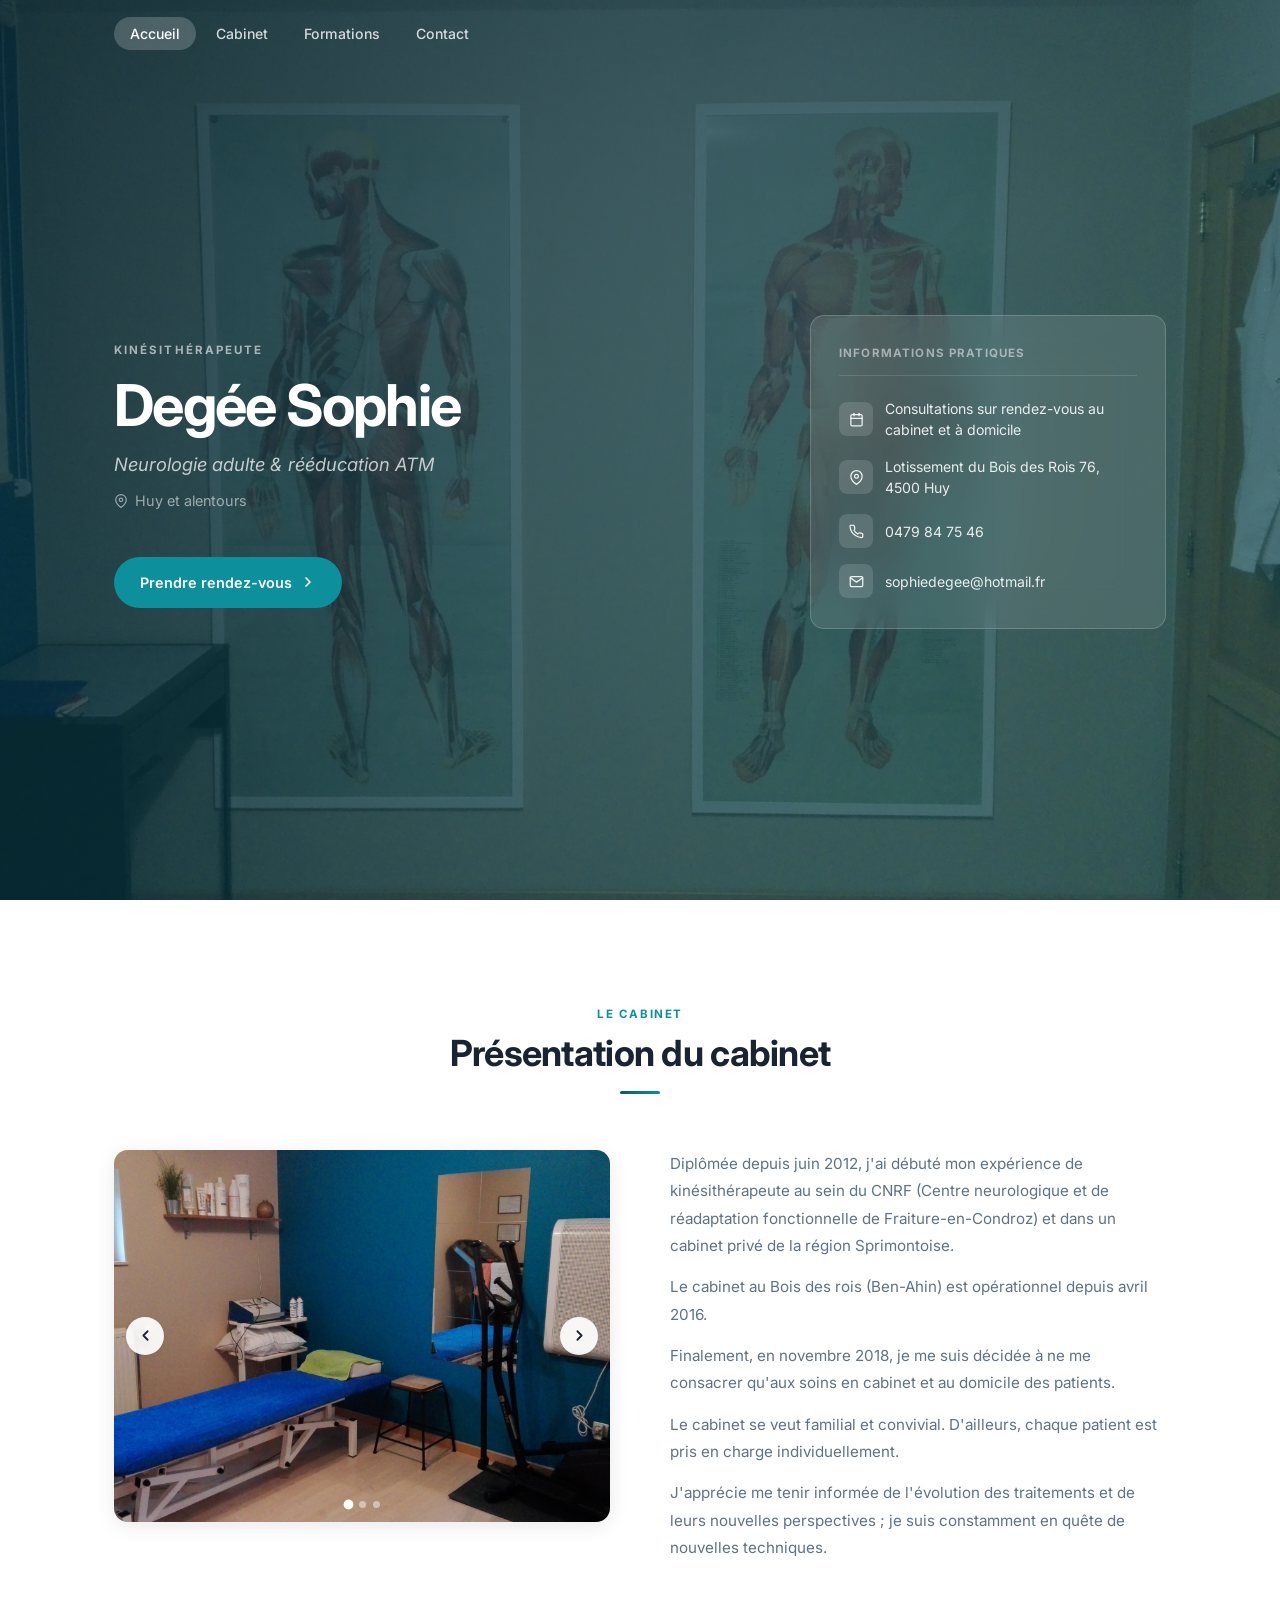
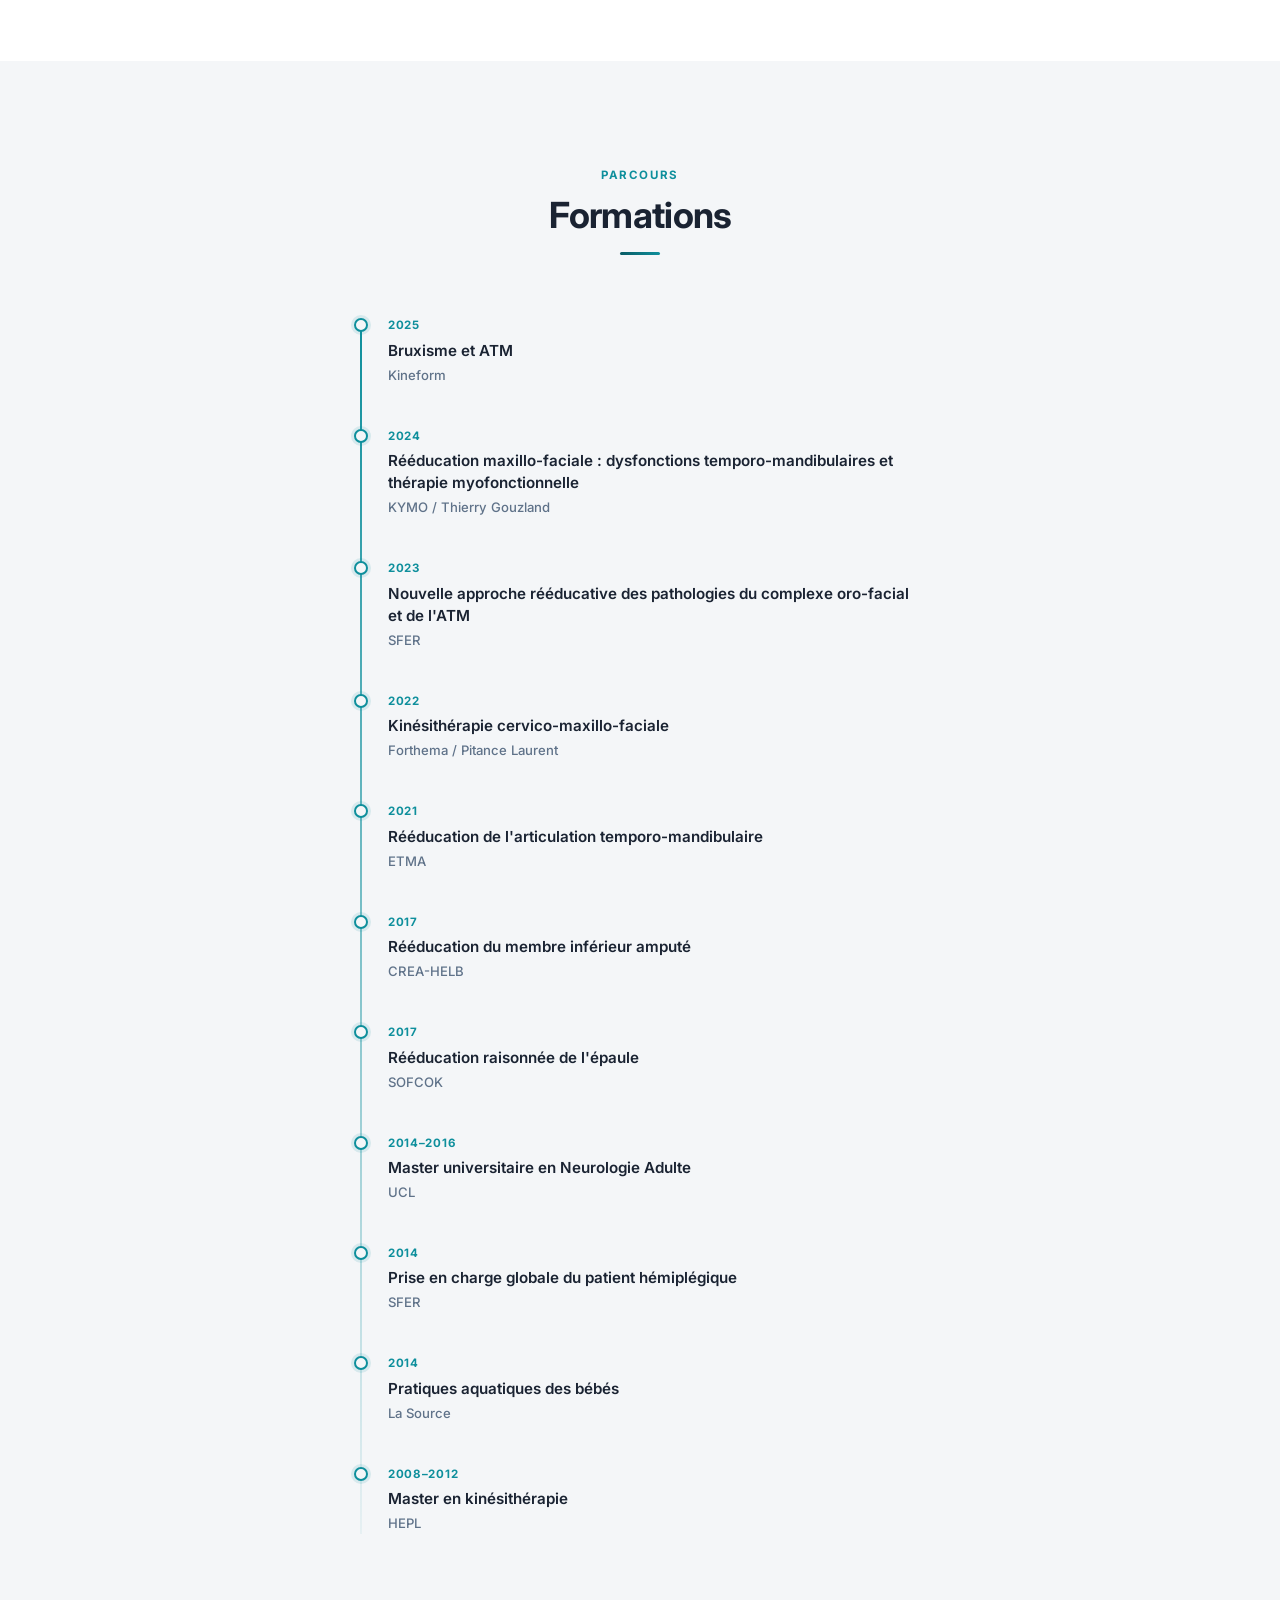
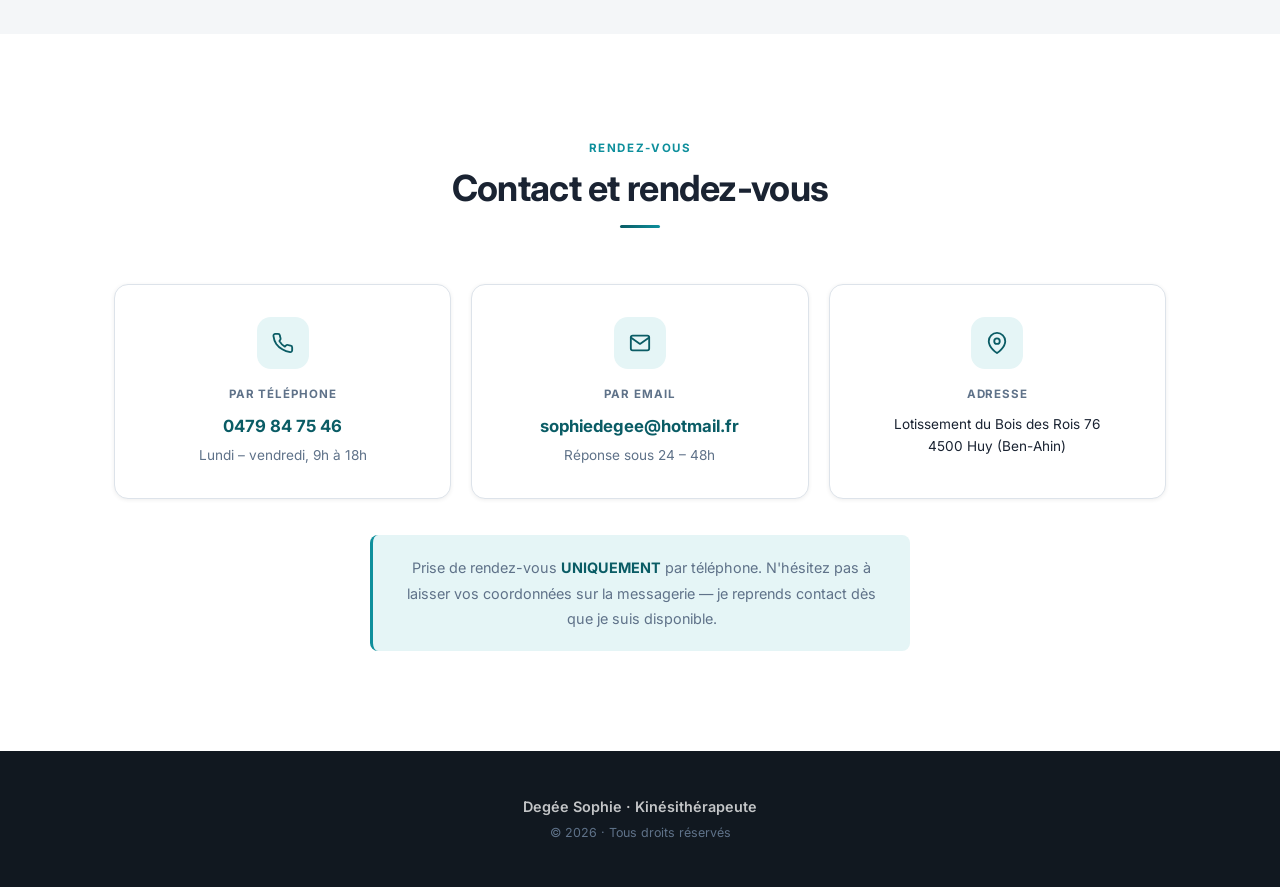
<file: vanilla/index.html>
<!DOCTYPE html>
<html lang="fr">
<head>
  <meta charset="utf-8">
  <meta name="viewport" content="width=device-width, initial-scale=1">
  <title>Kinésithérapeute · Degée Sophie</title>
  <link rel="preconnect" href="https://fonts.googleapis.com">
  <link rel="preconnect" href="https://fonts.gstatic.com" crossorigin>
  <link href="https://fonts.googleapis.com/css2?family=Inter:ital,wght@0,300;0,400;0,500;0,600;0,700;1,400&display=swap" rel="stylesheet">
  <link href="css/modern.css" rel="stylesheet">
</head>
<body>

  <!-- ─── Navbar ──────────────────────────────────────── -->
  <nav id="navbar">
    <div class="nav-container">
      <button class="nav-toggle" id="navToggle" aria-label="Menu" aria-expanded="false">
        <span></span><span></span><span></span>
      </button>
      <ul class="nav-links" id="navLinks">
        <li><a href="#home"       class="nav-link active">Accueil</a></li>
        <li><a href="#cabinet"    class="nav-link">Cabinet</a></li>
        <li><a href="#formations" class="nav-link">Formations</a></li>
        <li><a href="#contact"    class="nav-link">Contact</a></li>
      </ul>
    </div>
  </nav>

  <!-- ─── Hero ────────────────────────────────────────── -->
  <section id="home" class="hero">
    <div class="hero-bg" style="background-image: url('./img/cabinet/home.jpg')"></div>
    <div class="hero-overlay"></div>
    <div class="hero-inner">

      <div class="hero-text fade-up">
        <span class="hero-label">Kinésithérapeute</span>
        <h1>Degée Sophie</h1>
        <p class="hero-specialty">Neurologie adulte &amp; rééducation ATM</p>
        <p class="hero-location">
          <svg viewBox="0 0 24 24" fill="none" stroke="currentColor" stroke-width="2" stroke-linecap="round" stroke-linejoin="round"><path d="M21 10c0 7-9 13-9 13s-9-6-9-13a9 9 0 0 1 18 0z"/><circle cx="12" cy="10" r="3"/></svg>
          Huy et alentours
        </p>
        <a href="#contact" class="btn-primary">
          Prendre rendez-vous
          <svg viewBox="0 0 24 24" fill="none" stroke="currentColor" stroke-width="2.5" stroke-linecap="round" stroke-linejoin="round"><polyline points="9 18 15 12 9 6"/></svg>
        </a>
      </div>

      <div class="hero-card fade-up delay-1">
        <h3>Informations pratiques</h3>
        <ul class="info-list">
          <li>
            <span class="info-icon">
              <svg viewBox="0 0 24 24" fill="none" stroke="currentColor" stroke-width="2" stroke-linecap="round" stroke-linejoin="round"><rect x="3" y="4" width="18" height="18" rx="2"/><line x1="16" y1="2" x2="16" y2="6"/><line x1="8" y1="2" x2="8" y2="6"/><line x1="3" y1="10" x2="21" y2="10"/></svg>
            </span>
            <span>Consultations sur rendez-vous au cabinet et à domicile</span>
          </li>
          <li>
            <span class="info-icon">
              <svg viewBox="0 0 24 24" fill="none" stroke="currentColor" stroke-width="2" stroke-linecap="round" stroke-linejoin="round"><path d="M21 10c0 7-9 13-9 13s-9-6-9-13a9 9 0 0 1 18 0z"/><circle cx="12" cy="10" r="3"/></svg>
            </span>
            <span>Lotissement du Bois des Rois 76, 4500 Huy</span>
          </li>
          <li>
            <span class="info-icon">
              <svg viewBox="0 0 24 24" fill="none" stroke="currentColor" stroke-width="2" stroke-linecap="round" stroke-linejoin="round"><path d="M22 16.92v3a2 2 0 0 1-2.18 2 19.79 19.79 0 0 1-8.63-3.07A19.5 19.5 0 0 1 4.69 13 19.79 19.79 0 0 1 1.61 4.4 2 2 0 0 1 3.59 2h3a2 2 0 0 1 2 1.72 12.84 12.84 0 0 0 .7 2.81 2 2 0 0 1-.45 2.11L8.09 9.91a16 16 0 0 0 6 6l1.27-1.27a2 2 0 0 1 2.11-.45 12.84 12.84 0 0 0 2.81.7A2 2 0 0 1 22 16.92z"/></svg>
            </span>
            <span>0479 84 75 46</span>
          </li>
          <li>
            <span class="info-icon">
              <svg viewBox="0 0 24 24" fill="none" stroke="currentColor" stroke-width="2" stroke-linecap="round" stroke-linejoin="round"><path d="M4 4h16c1.1 0 2 .9 2 2v12c0 1.1-.9 2-2 2H4c-1.1 0-2-.9-2-2V6c0-1.1.9-2 2-2z"/><polyline points="22,6 12,13 2,6"/></svg>
            </span>
            <span>sophiedegee@hotmail.fr</span>
          </li>
        </ul>
      </div>

    </div>
  </section>

  <!-- ─── Main ─────────────────────────────────────────── -->
  <main>

    <!-- Cabinet -->
    <section id="cabinet" class="section">
      <div class="container">
        <div class="section-header text-center fade-up">
          <span class="section-label">Le cabinet</span>
          <h2 class="section-title">Présentation du cabinet</h2>
          <div class="section-divider"></div>
        </div>
        <div class="cabinet-grid">
          <div class="carousel fade-up">
            <div class="carousel-track" id="carouselTrack">
              <div class="carousel-slide"><img src="./img/cabinet/1.jpg" alt="Cabinet – photo 1"></div>
              <div class="carousel-slide"><img src="./img/cabinet/2.jpg" alt="Cabinet – photo 2"></div>
              <div class="carousel-slide"><img src="./img/cabinet/3.jpg" alt="Cabinet – photo 3"></div>
            </div>
            <button class="carousel-btn carousel-prev" id="carouselPrev" aria-label="Précédent">
              <svg viewBox="0 0 24 24" fill="none" stroke="currentColor" stroke-width="2.5" stroke-linecap="round" stroke-linejoin="round"><polyline points="15 18 9 12 15 6"/></svg>
            </button>
            <button class="carousel-btn carousel-next" id="carouselNext" aria-label="Suivant">
              <svg viewBox="0 0 24 24" fill="none" stroke="currentColor" stroke-width="2.5" stroke-linecap="round" stroke-linejoin="round"><polyline points="9 18 15 12 9 6"/></svg>
            </button>
            <div class="carousel-dots" id="carouselDots">
              <button class="carousel-dot active" aria-label="Photo 1"></button>
              <button class="carousel-dot" aria-label="Photo 2"></button>
              <button class="carousel-dot" aria-label="Photo 3"></button>
            </div>
          </div>
          <div class="cabinet-text fade-up delay-1">
            <p>Diplômée depuis juin 2012, j'ai débuté mon expérience de kinésithérapeute au sein du CNRF (Centre neurologique et de réadaptation fonctionnelle de Fraiture-en-Condroz) et dans un cabinet privé de la région Sprimontoise.</p>
            <p>Le cabinet au Bois des rois (Ben-Ahin) est opérationnel depuis avril 2016.</p>
            <p>Finalement, en novembre 2018, je me suis décidée à ne me consacrer qu'aux soins en cabinet et au domicile des patients.</p>
            <p>Le cabinet se veut familial et convivial. D'ailleurs, chaque patient est pris en charge individuellement.</p>
            <p>J'apprécie me tenir informée de l'évolution des traitements et de leurs nouvelles perspectives ; je suis constamment en quête de nouvelles techniques.</p>
          </div>
        </div>
      </div>
    </section>

    <!-- Formations -->
    <section id="formations" class="section section-alt">
      <div class="container">
        <div class="section-header text-center fade-up">
          <span class="section-label">Parcours</span>
          <h2 class="section-title">Formations</h2>
          <div class="section-divider"></div>
        </div>
        <div class="timeline-list fade-up delay-1">

          <div class="timeline-item">
            <span class="timeline-year">2025</span>
            <h3 class="timeline-title">Bruxisme et ATM</h3>
            <p class="timeline-org">Kineform</p>
          </div>

          <div class="timeline-item">
            <span class="timeline-year">2024</span>
            <h3 class="timeline-title">Rééducation maxillo-faciale : dysfonctions temporo-mandibulaires et thérapie myofonctionnelle</h3>
            <p class="timeline-org">KYMO / Thierry Gouzland</p>
          </div>

          <div class="timeline-item">
            <span class="timeline-year">2023</span>
            <h3 class="timeline-title">Nouvelle approche rééducative des pathologies du complexe oro-facial et de l'ATM</h3>
            <p class="timeline-org">SFER</p>
          </div>

          <div class="timeline-item">
            <span class="timeline-year">2022</span>
            <h3 class="timeline-title">Kinésithérapie cervico-maxillo-faciale</h3>
            <p class="timeline-org">Forthema / Pitance Laurent</p>
          </div>

          <div class="timeline-item">
            <span class="timeline-year">2021</span>
            <h3 class="timeline-title">Rééducation de l'articulation temporo-mandibulaire</h3>
            <p class="timeline-org">ETMA</p>
          </div>

          <div class="timeline-item">
            <span class="timeline-year">2017</span>
            <h3 class="timeline-title">Rééducation du membre inférieur amputé</h3>
            <p class="timeline-org">CREA-HELB</p>
          </div>

          <div class="timeline-item">
            <span class="timeline-year">2017</span>
            <h3 class="timeline-title">Rééducation raisonnée de l'épaule</h3>
            <p class="timeline-org">SOFCOK</p>
          </div>

          <div class="timeline-item">
            <span class="timeline-year">2014–2016</span>
            <h3 class="timeline-title">Master universitaire en Neurologie Adulte</h3>
            <p class="timeline-org">UCL</p>
          </div>

          <div class="timeline-item">
            <span class="timeline-year">2014</span>
            <h3 class="timeline-title">Prise en charge globale du patient hémiplégique</h3>
            <p class="timeline-org">SFER</p>
          </div>

          <div class="timeline-item">
            <span class="timeline-year">2014</span>
            <h3 class="timeline-title">Pratiques aquatiques des bébés</h3>
            <p class="timeline-org">La Source</p>
          </div>

          <div class="timeline-item">
            <span class="timeline-year">2008–2012</span>
            <h3 class="timeline-title">Master en kinésithérapie</h3>
            <p class="timeline-org">HEPL</p>
          </div>

        </div>
      </div>
    </section>

    <!-- Contact -->
    <section id="contact" class="section">
      <div class="container">
        <div class="section-header text-center fade-up">
          <span class="section-label">Rendez-vous</span>
          <h2 class="section-title">Contact et rendez-vous</h2>
          <div class="section-divider"></div>
        </div>
        <div class="contact-grid fade-up delay-1">

          <div class="contact-card">
            <div class="contact-icon">
              <svg viewBox="0 0 24 24" fill="none" stroke="currentColor" stroke-width="2" stroke-linecap="round" stroke-linejoin="round"><path d="M22 16.92v3a2 2 0 0 1-2.18 2 19.79 19.79 0 0 1-8.63-3.07A19.5 19.5 0 0 1 4.69 13 19.79 19.79 0 0 1 1.61 4.4 2 2 0 0 1 3.59 2h3a2 2 0 0 1 2 1.72 12.84 12.84 0 0 0 .7 2.81 2 2 0 0 1-.45 2.11L8.09 9.91a16 16 0 0 0 6 6l1.27-1.27a2 2 0 0 1 2.11-.45 12.84 12.84 0 0 0 2.81.7A2 2 0 0 1 22 16.92z"/></svg>
            </div>
            <h3>Par téléphone</h3>
            <a href="tel:+32479847546" class="contact-phone">0479 84 75 46</a>
            <p>Lundi – vendredi, 9h à 18h</p>
          </div>

          <div class="contact-card">
            <div class="contact-icon">
              <svg viewBox="0 0 24 24" fill="none" stroke="currentColor" stroke-width="2" stroke-linecap="round" stroke-linejoin="round"><path d="M4 4h16c1.1 0 2 .9 2 2v12c0 1.1-.9 2-2 2H4c-1.1 0-2-.9-2-2V6c0-1.1.9-2 2-2z"/><polyline points="22,6 12,13 2,6"/></svg>
            </div>
            <h3>Par email</h3>
            <a href="mailto:sophiedegee@hotmail.fr" class="contact-email">sophiedegee@hotmail.fr</a>
            <p>Réponse sous 24 – 48h</p>
          </div>

          <div class="contact-card">
            <div class="contact-icon">
              <svg viewBox="0 0 24 24" fill="none" stroke="currentColor" stroke-width="2" stroke-linecap="round" stroke-linejoin="round"><path d="M21 10c0 7-9 13-9 13s-9-6-9-13a9 9 0 0 1 18 0z"/><circle cx="12" cy="10" r="3"/></svg>
            </div>
            <h3>Adresse</h3>
            <p class="contact-address">Lotissement du Bois des Rois 76<br>4500 Huy (Ben-Ahin)</p>
          </div>

        </div>
        <p class="contact-note fade-up delay-2">
          Prise de rendez-vous <strong>UNIQUEMENT</strong> par téléphone. N'hésitez pas à laisser vos coordonnées sur la messagerie — je reprends contact dès que je suis disponible.
        </p>
      </div>
    </section>

  </main>

  <!-- ─── Footer ───────────────────────────────────────── -->
  <footer>
    <div class="container">
      <p class="footer-name">Degée Sophie · Kinésithérapeute</p>
      <p class="footer-copy">© 2026 · Tous droits réservés</p>
    </div>
  </footer>

  <script src="js/main.js"></script>
</body>
</html>
</file>
<file: vanilla-v2/css/modern.css>
/* ─── Variables ──────────────────────────────────────────── */
:root {
  --primary:        #0a5c65;
  --primary-light:  #0e8f9c;
  --primary-pale:   #e5f5f6;
  --violet:         #7c3aed;
  --coral:          #e05d26;
  --green:          #059669;
  --amber:          #d97706;
  --text:           #14202b;
  --text-muted:     #5a6e82;
  --bg:             #f3f6f9;
  --surface:        #ffffff;
  --border:         #dde3ea;
  --shadow-sm:      0 1px 4px rgba(0,0,0,.07);
  --shadow-md:      0 6px 24px rgba(0,0,0,.09);
  --shadow-lg:      0 16px 48px rgba(0,0,0,.13);
  --radius:         18px;
  --radius-sm:      10px;
  --nav-h:          68px;
  --ease:           cubic-bezier(0.4, 0, 0.2, 1);
}

/* ─── Reset ──────────────────────────────────────────────── */
*, *::before, *::after { box-sizing: border-box; margin: 0; padding: 0; }
html { scroll-behavior: smooth; }
body {
  font-family: 'Inter', system-ui, -apple-system, sans-serif;
  color: var(--text);
  background: var(--bg);
  line-height: 1.6;
  -webkit-font-smoothing: antialiased;
}
img { max-width: 100%; display: block; }
a   { color: inherit; text-decoration: none; }
ul  { list-style: none; }
button { font-family: inherit; }

/* ─── Typography ─────────────────────────────────────────── */
h1 { font-size: clamp(2.2rem, 5vw, 3.6rem); font-weight: 800; line-height: 1.06; letter-spacing: -0.03em; }
h2 { font-size: clamp(1.6rem, 3vw, 2.25rem); font-weight: 700; line-height: 1.15; letter-spacing: -0.02em; }
h3 { font-size: 1rem; font-weight: 600; line-height: 1.35; }
p  { color: var(--text-muted); }

/* ─── Gradient text ──────────────────────────────────────── */
.gradient-text {
  background: linear-gradient(135deg, var(--primary) 0%, var(--violet) 100%);
  -webkit-background-clip: text;
  -webkit-text-fill-color: transparent;
  background-clip: text;
}

/* ─── Layout ─────────────────────────────────────────────── */
.container { width: 100%; max-width: 1100px; margin: 0 auto; padding: 0 24px; }

.section     { padding: 100px 0; background: var(--surface); }
.section-alt { background: var(--bg); }

.section-header { margin-bottom: 56px; }
.section-label  {
  display: inline-block;
  font-size: .72rem; font-weight: 800;
  letter-spacing: .16em; text-transform: uppercase;
  background: linear-gradient(135deg, var(--primary-light), var(--violet));
  -webkit-background-clip: text; -webkit-text-fill-color: transparent;
  background-clip: text;
  margin-bottom: 10px;
}
.section-title   { color: var(--text); margin-bottom: 16px; }
.section-divider {
  width: 48px; height: 4px;
  background: linear-gradient(90deg, var(--primary-light), var(--violet), var(--coral));
  border-radius: 2px;
}
.text-center { text-align: center; }
.text-center .section-divider { margin: 0 auto; }

/* ─── Scroll animations ──────────────────────────────────── */
.fade-up {
  opacity: 0;
  transform: translateY(28px);
  transition: opacity .65s var(--ease), transform .65s var(--ease);
}
.fade-up.visible  { opacity: 1; transform: none; }
.fade-up.delay-1  { transition-delay: .13s; }
.fade-up.delay-2  { transition-delay: .26s; }

/* ─── Navbar ─────────────────────────────────────────────── */
#navbar {
  position: fixed; top: 0; left: 0; right: 0; z-index: 100;
  height: var(--nav-h);
  transition: background .35s var(--ease), box-shadow .35s var(--ease);
}
#navbar.scrolled {
  background: var(--surface);
  box-shadow: var(--shadow-sm);
}
.nav-container {
  display: flex; align-items: center; justify-content: flex-end;
  height: 100%; max-width: 1100px; margin: 0 auto; padding: 0 24px;
}

.nav-links { display: flex; gap: 4px; }
.nav-links a {
  font-size: .88rem; font-weight: 500; padding: 8px 16px;
  border-radius: 100px; color: rgba(255,255,255,.8);
  transition: color .22s, background .22s;
}
.nav-links a:hover  { color: #fff; background: rgba(255,255,255,.13); }
.nav-links a.active { color: #fff; background: rgba(255,255,255,.2); }
#navbar.scrolled .nav-links a         { color: var(--text-muted); }
#navbar.scrolled .nav-links a:hover,
#navbar.scrolled .nav-links a.active  { color: var(--primary); background: var(--primary-pale); }

.nav-toggle {
  display: none; flex-direction: column; gap: 5px;
  background: none; border: none; cursor: pointer; padding: 6px;
}
.nav-toggle span {
  display: block; width: 22px; height: 2px;
  background: white; border-radius: 2px;
  transition: transform .3s var(--ease), opacity .3s;
}
#navbar.scrolled .nav-toggle span { background: var(--text); }
.nav-toggle.open span:nth-child(1) { transform: translateY(7px) rotate(45deg); }
.nav-toggle.open span:nth-child(2) { opacity: 0; }
.nav-toggle.open span:nth-child(3) { transform: translateY(-7px) rotate(-45deg); }

/* ─── Hero ───────────────────────────────────────────────── */
.hero {
  position: relative; min-height: 100vh;
  display: flex; align-items: center;
}
.hero-bg {
  position: absolute; inset: 0;
  background-size: cover; background-position: center;
}
.hero-overlay {
  position: absolute; inset: 0;
  background:
    radial-gradient(ellipse 55% 55% at 8% 88%, rgba(124,58,237,.38) 0%, transparent 65%),
    radial-gradient(ellipse 50% 50% at 88% 12%, rgba(14,143,156,.38) 0%, transparent 65%),
    linear-gradient(160deg, rgba(8,22,36,.84) 0%, rgba(10,60,72,.62) 100%);
}
.hero-inner {
  position: relative; z-index: 1;
  width: 100%; max-width: 1100px; margin: 0 auto;
  padding: calc(var(--nav-h) + 64px) 24px 88px;
  display: grid; grid-template-columns: 1fr 356px;
  gap: 52px; align-items: center;
}

.hero-label {
  display: inline-block;
  font-size: .72rem; font-weight: 800; letter-spacing: .2em;
  text-transform: uppercase; color: rgba(255,255,255,.55);
  margin-bottom: 14px;
}
.hero h1           { color: white; margin-bottom: 14px; }
.hero-specialty    { font-size: 1.15rem; font-style: italic; color: rgba(255,255,255,.72); margin-bottom: 10px; }
.hero-location     {
  display: flex; align-items: center; gap: 7px;
  font-size: .9rem; color: rgba(255,255,255,.5); margin-bottom: 44px;
}
.hero-location svg { width: 14px; height: 14px; flex-shrink: 0; }

.btn-primary {
  display: inline-flex; align-items: center; gap: 8px;
  background: linear-gradient(135deg, var(--primary-light) 0%, var(--violet) 100%);
  color: white; font-size: .9rem; font-weight: 600;
  padding: 14px 26px; border-radius: 100px;
  transition: opacity .25s, transform .25s, box-shadow .25s;
  box-shadow: 0 4px 20px rgba(124,58,237,.35);
}
.btn-primary svg       { width: 16px; height: 16px; flex-shrink: 0; transition: transform .25s; }
.btn-primary:hover     { opacity: .88; transform: translateY(-2px); box-shadow: 0 10px 30px rgba(124,58,237,.45); }
.btn-primary:hover svg { transform: translateX(3px); }

/* Hero info card */
.hero-card {
  background: rgba(255,255,255,.1);
  backdrop-filter: blur(20px); -webkit-backdrop-filter: blur(20px);
  border: 1px solid rgba(255,255,255,.18);
  border-radius: var(--radius); padding: 30px 28px;
}
.hero-card h3 {
  font-size: .72rem; font-weight: 700; letter-spacing: .1em;
  text-transform: uppercase; color: rgba(255,255,255,.5);
  margin-bottom: 22px; padding-bottom: 14px;
  border-bottom: 1px solid rgba(255,255,255,.12);
}
.info-list { display: flex; flex-direction: column; gap: 16px; }
.info-list li {
  display: flex; gap: 12px; align-items: center;
  font-size: .88rem; line-height: 1.5; color: rgba(255,255,255,.88);
}
.info-icon {
  flex-shrink: 0; width: 34px; height: 34px;
  background: rgba(255,255,255,.13); border-radius: var(--radius-sm);
  display: flex; align-items: center; justify-content: center;
}
.info-icon svg { width: 15px; height: 15px; stroke: rgba(255,255,255,.9); }

/* ─── Cabinet ────────────────────────────────────────────── */
.cabinet-grid {
  display: grid; grid-template-columns: 1fr 1fr;
  gap: 60px; align-items: start;
}
.cabinet-text p { font-size: .95rem; line-height: 1.8; margin-bottom: 14px; }
.cabinet-text p:last-child { margin-bottom: 0; }

/* Carousel */
.carousel {
  position: relative; border-radius: var(--radius);
  overflow: hidden; box-shadow: var(--shadow-md);
  aspect-ratio: 4/3; background: var(--border);
}
.carousel-track { display: flex; height: 100%; transition: transform .5s var(--ease); }
.carousel-slide { min-width: 100%; height: 100%; }
.carousel-slide img { width: 100%; height: 100%; object-fit: cover; }

.carousel-btn {
  position: absolute; top: 50%; transform: translateY(-50%);
  width: 38px; height: 38px;
  background: rgba(255,255,255,.92); border: none; border-radius: 50%;
  cursor: pointer; display: flex; align-items: center; justify-content: center;
  box-shadow: var(--shadow-sm); transition: background .2s, transform .2s;
}
.carousel-btn:hover { background: #fff; transform: translateY(-50%) scale(1.07); }
.carousel-prev { left: 12px; }
.carousel-next { right: 12px; }
.carousel-btn svg { width: 17px; height: 17px; stroke: var(--text); }

.carousel-dots {
  position: absolute; bottom: 14px; left: 0; right: 0;
  display: flex; justify-content: center; gap: 7px;
}
.carousel-dot {
  width: 7px; height: 7px; border-radius: 50%;
  background: rgba(255,255,255,.45); border: none; padding: 0; cursor: pointer;
  transition: background .25s, transform .25s;
}
.carousel-dot.active { background: white; transform: scale(1.4); }

/* ─── Formations — card grid ─────────────────────────────── */
.formations-grid {
  display: grid;
  grid-template-columns: repeat(3, 1fr);
  gap: 18px;
}

.formation-card {
  position: relative;
  background: var(--surface);
  border-radius: var(--radius);
  padding: 26px 22px 22px;
  overflow: hidden;
  box-shadow: 0 2px 14px rgba(0,0,0,.06);
  border-top: 4px solid var(--card-color, var(--primary-light));

  /* stagger handled via JS inline style */
  opacity: 0;
  transform: translateY(22px);
  transition: opacity .5s var(--ease), transform .5s var(--ease),
              box-shadow .28s, border-color .28s;
}
.formation-card.visible {
  opacity: 1;
  transform: none;
}
.formation-card:hover {
  box-shadow: 0 16px 40px rgba(0,0,0,.11);
  transform: translateY(-5px);
}

/* Big faded year watermark */
.formation-card::after {
  content: attr(data-year);
  position: absolute;
  bottom: -12px; right: 10px;
  font-size: 5.5rem; font-weight: 900;
  color: var(--card-color, var(--primary-light));
  opacity: .08;
  line-height: 1; letter-spacing: -0.04em;
  pointer-events: none; user-select: none;
}

/* Year pill */
.fc-year {
  display: inline-block;
  font-size: .7rem; font-weight: 800;
  letter-spacing: .09em; text-transform: uppercase;
  color: var(--card-color, var(--primary-light));
  background: var(--card-bg, var(--primary-pale));
  padding: 3px 10px; border-radius: 100px;
  margin-bottom: 12px;
}

.fc-title {
  font-size: .93rem; font-weight: 600;
  color: var(--text); line-height: 1.45;
  margin-bottom: 14px;
}

/* Organisation badge */
.fc-org {
  display: inline-flex; align-items: center; gap: 5px;
  font-size: .76rem; font-weight: 500; color: var(--text-muted);
  background: var(--bg); border-radius: 6px;
  padding: 4px 10px;
}

/* Color cycling — 5 accent colors */
.formation-card:nth-child(5n+1) { --card-color: #0e8f9c; --card-bg: #e5f5f6; }
.formation-card:nth-child(5n+2) { --card-color: #e05d26; --card-bg: #fdf0eb; }
.formation-card:nth-child(5n+3) { --card-color: #7c3aed; --card-bg: #f0ebfd; }
.formation-card:nth-child(5n+4) { --card-color: #059669; --card-bg: #e8f5f0; }
.formation-card:nth-child(5n+0) { --card-color: #d97706; --card-bg: #fdf4e3; }

/* ─── Contact ────────────────────────────────────────────── */
.contact-grid {
  display: grid; grid-template-columns: repeat(3, 1fr);
  gap: 20px; margin-bottom: 36px;
}
.contact-card {
  background: var(--surface); border: 1px solid var(--border);
  border-radius: var(--radius); padding: 32px 20px;
  text-align: center; box-shadow: var(--shadow-sm);
  transition: box-shadow .25s, transform .25s;
}
.contact-card:hover { box-shadow: var(--shadow-md); transform: translateY(-3px); }
.contact-icon {
  width: 52px; height: 52px;
  background: linear-gradient(135deg, var(--primary-pale), #f0ebfd);
  border-radius: 14px;
  display: flex; align-items: center; justify-content: center;
  margin: 0 auto 18px;
}
.contact-icon svg { width: 22px; height: 22px; stroke: var(--primary); }
.contact-card h3 {
  font-size: .72rem; font-weight: 700; letter-spacing: .08em;
  text-transform: uppercase; color: var(--text-muted); margin-bottom: 10px;
}
.contact-phone,
.contact-email {
  display: block; font-size: 1.05rem; font-weight: 700;
  color: var(--primary); margin-bottom: 5px; transition: color .2s;
}
.contact-phone:hover,
.contact-email:hover { color: var(--primary-light); }
.contact-card p  { font-size: .85rem; }
.contact-address { font-size: .9rem; color: var(--text); line-height: 1.65; }

.contact-note {
  max-width: 540px; margin: 0 auto;
  text-align: center; font-size: .9rem; color: var(--text-muted); line-height: 1.75;
  padding: 20px 28px;
  background: var(--primary-pale); border-radius: var(--radius-sm);
  border-left: 3px solid var(--primary-light);
}
.contact-note strong { color: var(--primary); }

/* ─── Footer ─────────────────────────────────────────────── */
footer {
  background: #0d1520; color: rgba(255,255,255,.4);
  padding: 44px 0; text-align: center;
}
.footer-name { font-size: .9rem; font-weight: 600; color: rgba(255,255,255,.72); margin-bottom: 5px; }
.footer-copy { font-size: .78rem; }

/* ─── Responsive ─────────────────────────────────────────── */
@media (max-width: 920px) {
  .hero-inner         { grid-template-columns: 1fr; }
  .hero-card          { max-width: 460px; }
  .cabinet-grid       { grid-template-columns: 1fr; gap: 40px; }
  .formations-grid    { grid-template-columns: repeat(2, 1fr); }
  .contact-grid       { grid-template-columns: 1fr 1fr; }
}

@media (max-width: 600px) {
  .section { padding: 72px 0; }

  .nav-links {
    display: none; flex-direction: column; gap: 2px;
    position: absolute; top: var(--nav-h); left: 0; right: 0;
    background: var(--surface); padding: 10px 12px 16px;
    box-shadow: var(--shadow-md);
  }
  .nav-links.open    { display: flex; }
  .nav-links a       { color: var(--text-muted); border-radius: var(--radius-sm); padding: 10px 16px; }
  .nav-links a:hover,
  .nav-links a.active { color: var(--primary); background: var(--primary-pale); }
  .nav-toggle        { display: flex; }

  .hero-inner        { padding-top: calc(var(--nav-h) + 40px); }
  .formations-grid   { grid-template-columns: 1fr; }
  .contact-grid      { grid-template-columns: 1fr; }
}
</file>
<file: vanilla-v3/css/modern.css>
/* ─── Variables ──────────────────────────────────────────── */
:root {
  --primary:        #0a5c65;
  --primary-light:  #0e8f9c;
  --primary-pale:   #e5f5f6;
  --violet:         #7c3aed;
  --coral:          #e05d26;
  --green:          #059669;
  --amber:          #d97706;
  --text:           #14202b;
  --text-muted:     #5a6e82;
  --bg:             #f3f6f9;
  --surface:        #ffffff;
  --border:         #dde3ea;
  --shadow-sm:      0 1px 4px rgba(0,0,0,.07);
  --shadow-md:      0 6px 24px rgba(0,0,0,.09);
  --shadow-lg:      0 16px 48px rgba(0,0,0,.13);
  --radius:         18px;
  --radius-sm:      10px;
  --nav-h:          68px;
  --ease:           cubic-bezier(0.4, 0, 0.2, 1);
}

/* ─── Reset ──────────────────────────────────────────────── */
*, *::before, *::after { box-sizing: border-box; margin: 0; padding: 0; }
html { scroll-behavior: smooth; }
body {
  font-family: 'Inter', system-ui, -apple-system, sans-serif;
  color: var(--text);
  background: var(--bg);
  line-height: 1.6;
  -webkit-font-smoothing: antialiased;
}
img { max-width: 100%; display: block; }
a   { color: inherit; text-decoration: none; }
ul  { list-style: none; }
button { font-family: inherit; }

/* ─── Typography ─────────────────────────────────────────── */
h1 { font-size: clamp(2.2rem, 5vw, 3.6rem); font-weight: 800; line-height: 1.06; letter-spacing: -0.03em; }
h2 { font-size: clamp(1.6rem, 3vw, 2.25rem); font-weight: 700; line-height: 1.15; letter-spacing: -0.02em; }
h3 { font-size: 1rem; font-weight: 600; line-height: 1.35; }
p  { color: var(--text-muted); }

/* ─── Gradient text ──────────────────────────────────────── */
.gradient-text {
  background: linear-gradient(135deg, var(--primary) 0%, var(--violet) 100%);
  -webkit-background-clip: text;
  -webkit-text-fill-color: transparent;
  background-clip: text;
}

/* ─── Layout ─────────────────────────────────────────────── */
.container { width: 100%; max-width: 1100px; margin: 0 auto; padding: 0 24px; }

.section     { padding: 100px 0; background: var(--surface); }
.section-alt { background: var(--bg); }

.section-header { margin-bottom: 56px; }
.section-label  {
  display: inline-block;
  font-size: .72rem; font-weight: 800;
  letter-spacing: .16em; text-transform: uppercase;
  background: linear-gradient(135deg, var(--primary-light), var(--violet));
  -webkit-background-clip: text; -webkit-text-fill-color: transparent;
  background-clip: text;
  margin-bottom: 10px;
}
.section-title   { color: var(--text); margin-bottom: 16px; }
.section-divider {
  width: 48px; height: 4px;
  background: linear-gradient(90deg, var(--primary-light), var(--violet), var(--coral));
  border-radius: 2px;
}
.text-center { text-align: center; }
.text-center .section-divider { margin: 0 auto; }

/* ─── Scroll animations ──────────────────────────────────── */
.fade-up {
  opacity: 0;
  transform: translateY(28px);
  transition: opacity .65s var(--ease), transform .65s var(--ease);
}
.fade-up.visible  { opacity: 1; transform: none; }
.fade-up.delay-1  { transition-delay: .13s; }
.fade-up.delay-2  { transition-delay: .26s; }
.fade-up.delay-3  { transition-delay: .39s; }

/* ─── Navbar ─────────────────────────────────────────────── */
#navbar {
  position: fixed; top: 0; left: 0; right: 0; z-index: 100;
  height: var(--nav-h);
  transition: background .35s var(--ease), box-shadow .35s var(--ease);
}
#navbar.scrolled {
  background: var(--surface);
  box-shadow: var(--shadow-sm);
}
.nav-container {
  display: flex; align-items: center; justify-content: flex-end;
  height: 100%; max-width: 1100px; margin: 0 auto; padding: 0 24px;
}

.nav-links { display: flex; gap: 4px; }
.nav-links a {
  font-size: .88rem; font-weight: 500; padding: 8px 16px;
  border-radius: 100px; color: rgba(255,255,255,.8);
  transition: color .22s, background .22s;
}
.nav-links a:hover  { color: #fff; background: rgba(255,255,255,.13); }
.nav-links a.active { color: #fff; background: rgba(255,255,255,.2); }
#navbar.scrolled .nav-links a         { color: var(--text-muted); }
#navbar.scrolled .nav-links a:hover,
#navbar.scrolled .nav-links a.active  { color: var(--primary); background: var(--primary-pale); }

.nav-toggle {
  display: none; flex-direction: column; gap: 5px;
  background: none; border: none; cursor: pointer; padding: 6px;
}
.nav-toggle span {
  display: block; width: 22px; height: 2px;
  background: white; border-radius: 2px;
  transition: transform .3s var(--ease), opacity .3s;
}
#navbar.scrolled .nav-toggle span { background: var(--text); }
.nav-toggle.open span:nth-child(1) { transform: translateY(7px) rotate(45deg); }
.nav-toggle.open span:nth-child(2) { opacity: 0; }
.nav-toggle.open span:nth-child(3) { transform: translateY(-7px) rotate(-45deg); }

/* ─── Hero ───────────────────────────────────────────────── */
.hero {
  position: relative; min-height: 100vh;
  display: flex; align-items: center;
}
.hero-bg {
  position: absolute; inset: 0;
  background-size: cover; background-position: center;
}
.hero-overlay {
  position: absolute; inset: 0;
  background:
    radial-gradient(ellipse 55% 55% at 8% 88%, rgba(124,58,237,.38) 0%, transparent 65%),
    radial-gradient(ellipse 50% 50% at 88% 12%, rgba(14,143,156,.38) 0%, transparent 65%),
    linear-gradient(160deg, rgba(8,22,36,.84) 0%, rgba(10,60,72,.62) 100%);
}
.hero-inner {
  position: relative; z-index: 1;
  width: 100%; max-width: 1100px; margin: 0 auto;
  padding: calc(var(--nav-h) + 64px) 24px 88px;
  display: grid; grid-template-columns: 1fr 356px;
  gap: 52px; align-items: center;
}

.hero-label {
  display: inline-block;
  font-size: .72rem; font-weight: 800; letter-spacing: .2em;
  text-transform: uppercase; color: rgba(255,255,255,.55);
  margin-bottom: 14px;
}
.hero h1           { color: white; margin-bottom: 14px; }
.hero-specialty    { font-size: 1.15rem; font-style: italic; color: rgba(255,255,255,.72); margin-bottom: 10px; }
.hero-location     {
  display: flex; align-items: center; gap: 7px;
  font-size: .9rem; color: rgba(255,255,255,.5); margin-bottom: 44px;
}
.hero-location svg { width: 14px; height: 14px; flex-shrink: 0; }

.btn-primary {
  display: inline-flex; align-items: center; gap: 8px;
  background: linear-gradient(135deg, var(--primary-light) 0%, var(--violet) 100%);
  color: white; font-size: .9rem; font-weight: 600;
  padding: 14px 26px; border-radius: 100px;
  transition: opacity .25s, transform .25s, box-shadow .25s;
  box-shadow: 0 4px 20px rgba(124,58,237,.35);
}
.btn-primary svg       { width: 16px; height: 16px; flex-shrink: 0; transition: transform .25s; }
.btn-primary:hover     { opacity: .88; transform: translateY(-2px); box-shadow: 0 10px 30px rgba(124,58,237,.45); }
.btn-primary:hover svg { transform: translateX(3px); }

/* Hero info card */
.hero-card {
  background: rgba(255,255,255,.1);
  backdrop-filter: blur(20px); -webkit-backdrop-filter: blur(20px);
  border: 1px solid rgba(255,255,255,.18);
  border-radius: var(--radius); padding: 30px 28px;
}
.hero-card h3 {
  font-size: .72rem; font-weight: 700; letter-spacing: .1em;
  text-transform: uppercase; color: rgba(255,255,255,.5);
  margin-bottom: 22px; padding-bottom: 14px;
  border-bottom: 1px solid rgba(255,255,255,.12);
}
.info-list { display: flex; flex-direction: column; gap: 16px; }
.info-list li {
  display: flex; gap: 12px; align-items: center;
  font-size: .88rem; line-height: 1.5; color: rgba(255,255,255,.88);
}
.info-icon {
  flex-shrink: 0; width: 34px; height: 34px;
  background: rgba(255,255,255,.13); border-radius: var(--radius-sm);
  display: flex; align-items: center; justify-content: center;
}
.info-icon svg { width: 15px; height: 15px; stroke: rgba(255,255,255,.9); }

/* ─── Cabinet ────────────────────────────────────────────── */
.cabinet-grid {
  display: grid; grid-template-columns: 1fr 1fr;
  gap: 60px; align-items: start;
}
.cabinet-text p { font-size: .95rem; line-height: 1.8; margin-bottom: 14px; }
.cabinet-text p:last-child { margin-bottom: 0; }

/* Carousel */
.carousel {
  position: relative; border-radius: var(--radius);
  overflow: hidden; box-shadow: var(--shadow-md);
  aspect-ratio: 4/3; background: var(--border);
}
.carousel-track { display: flex; height: 100%; transition: transform .5s var(--ease); }
.carousel-slide { min-width: 100%; height: 100%; }
.carousel-slide img { width: 100%; height: 100%; object-fit: cover; }

.carousel-btn {
  position: absolute; top: 50%; transform: translateY(-50%);
  width: 38px; height: 38px;
  background: rgba(255,255,255,.92); border: none; border-radius: 50%;
  cursor: pointer; display: flex; align-items: center; justify-content: center;
  box-shadow: var(--shadow-sm); transition: background .2s, transform .2s;
}
.carousel-btn:hover { background: #fff; transform: translateY(-50%) scale(1.07); }
.carousel-prev { left: 12px; }
.carousel-next { right: 12px; }
.carousel-btn svg { width: 17px; height: 17px; stroke: var(--text); }

.carousel-dots {
  position: absolute; bottom: 14px; left: 0; right: 0;
  display: flex; justify-content: center; gap: 7px;
}
.carousel-dot {
  width: 7px; height: 7px; border-radius: 50%;
  background: rgba(255,255,255,.45); border: none; padding: 0; cursor: pointer;
  transition: background .25s, transform .25s;
}
.carousel-dot.active { background: white; transform: scale(1.4); }

/* ─── Formations — card grid ─────────────────────────────── */
.formations-grid {
  display: grid;
  grid-template-columns: repeat(3, 1fr);
  gap: 18px;
}

.formation-card {
  position: relative;
  background: var(--surface);
  border-radius: var(--radius);
  padding: 26px 22px 22px;
  overflow: hidden;
  box-shadow: 0 2px 14px rgba(0,0,0,.06);
  border-top: 4px solid var(--card-color, var(--primary-light));

  /* stagger handled via JS inline style */
  opacity: 0;
  transform: translateY(22px);
  transition: opacity .5s var(--ease), transform .5s var(--ease),
              box-shadow .28s, border-color .28s;
}
.formation-card.visible {
  opacity: 1;
  transform: none;
}
.formation-card:hover {
  box-shadow: 0 16px 40px rgba(0,0,0,.11);
  transform: translateY(-5px);
}

/* Big faded year watermark */
.formation-card::after {
  content: attr(data-year);
  position: absolute;
  bottom: -12px; right: 10px;
  font-size: 5.5rem; font-weight: 900;
  color: var(--card-color, var(--primary-light));
  opacity: .08;
  line-height: 1; letter-spacing: -0.04em;
  pointer-events: none; user-select: none;
}

/* Year pill */
.fc-year {
  display: inline-block;
  font-size: .7rem; font-weight: 800;
  letter-spacing: .09em; text-transform: uppercase;
  color: var(--card-color, var(--primary-light));
  background: var(--card-bg, var(--primary-pale));
  padding: 3px 10px; border-radius: 100px;
  margin-bottom: 12px;
}

.fc-title {
  font-size: .93rem; font-weight: 600;
  color: var(--text); line-height: 1.45;
  margin-bottom: 14px;
}

/* Organisation badge */
.fc-org {
  display: inline-flex; align-items: center; gap: 5px;
  font-size: .76rem; font-weight: 500; color: var(--text-muted);
  background: var(--bg); border-radius: 6px;
  padding: 4px 10px;
}

/* Color cycling — 5 accent colors */
.formation-card:nth-child(5n+1) { --card-color: #0e8f9c; --card-bg: #e5f5f6; }
.formation-card:nth-child(5n+2) { --card-color: #e05d26; --card-bg: #fdf0eb; }
.formation-card:nth-child(5n+3) { --card-color: #7c3aed; --card-bg: #f0ebfd; }
.formation-card:nth-child(5n+4) { --card-color: #059669; --card-bg: #e8f5f0; }
.formation-card:nth-child(5n+0) { --card-color: #d97706; --card-bg: #fdf4e3; }

/* ─── Contact ────────────────────────────────────────────── */
.contact-grid {
  display: grid; grid-template-columns: repeat(3, 1fr);
  gap: 20px; margin-bottom: 36px;
}
.contact-card {
  background: var(--surface); border: 1px solid var(--border);
  border-radius: var(--radius); padding: 32px 20px;
  text-align: center; box-shadow: var(--shadow-sm);
  transition: box-shadow .25s, transform .25s;
}
.contact-card:hover { box-shadow: var(--shadow-md); transform: translateY(-3px); }
.contact-icon {
  width: 52px; height: 52px;
  background: linear-gradient(135deg, var(--primary-pale), #f0ebfd);
  border-radius: 14px;
  display: flex; align-items: center; justify-content: center;
  margin: 0 auto 18px;
}
.contact-icon svg { width: 22px; height: 22px; stroke: var(--primary); }
.contact-card h3 {
  font-size: .72rem; font-weight: 700; letter-spacing: .08em;
  text-transform: uppercase; color: var(--text-muted); margin-bottom: 10px;
}
.contact-phone,
.contact-email {
  display: block; font-size: 1.05rem; font-weight: 700;
  color: var(--primary); margin-bottom: 5px; transition: color .2s;
}
.contact-phone:hover,
.contact-email:hover { color: var(--primary-light); }
.contact-card p  { font-size: .85rem; }
.contact-address { font-size: .9rem; color: var(--text); line-height: 1.65; }

.contact-map {
  height: 340px; border-radius: var(--radius);
  overflow: hidden; margin-bottom: 36px;
  box-shadow: var(--shadow-md);
}

.contact-note {
  max-width: 540px; margin: 0 auto 36px;
  text-align: center; font-size: .9rem; color: var(--text-muted); line-height: 1.75;
  padding: 20px 28px;
  background: var(--primary-pale); border-radius: var(--radius-sm);
  border-left: 3px solid var(--primary-light);
}
.contact-note strong { color: var(--primary); }

/* ─── Footer ─────────────────────────────────────────────── */
footer {
  background: #0d1520; color: rgba(255,255,255,.4);
  padding: 44px 0; text-align: center;
}
.footer-name { font-size: .9rem; font-weight: 600; color: rgba(255,255,255,.72); margin-bottom: 5px; }
.footer-copy { font-size: .78rem; }

/* ─── Responsive ─────────────────────────────────────────── */
@media (max-width: 920px) {
  .hero-inner         { grid-template-columns: 1fr; }
  .hero-card          { max-width: 460px; }
  .cabinet-grid       { grid-template-columns: 1fr; gap: 40px; }
  .formations-grid    { grid-template-columns: repeat(2, 1fr); }
  .contact-grid       { grid-template-columns: 1fr 1fr; }
}

@media (max-width: 600px) {
  .section { padding: 72px 0; }

  .nav-links {
    display: none; flex-direction: column; gap: 2px;
    position: absolute; top: var(--nav-h); left: 0; right: 0;
    background: var(--surface); padding: 10px 12px 16px;
    box-shadow: var(--shadow-md);
  }
  .nav-links.open    { display: flex; }
  .nav-links a       { color: var(--text-muted); border-radius: var(--radius-sm); padding: 10px 16px; }
  .nav-links a:hover,
  .nav-links a.active { color: var(--primary); background: var(--primary-pale); }
  .nav-toggle        { display: flex; }

  .hero-inner        { padding-top: calc(var(--nav-h) + 40px); }
  .formations-grid   { grid-template-columns: 1fr; }
  .contact-grid      { grid-template-columns: 1fr; }
}
</file>
<file: vanilla/css/modern.css>
/* ─── Variables ──────────────────────────────────────────── */
:root {
  --primary:       #0a5c65;
  --primary-light: #0e8f9c;
  --primary-pale:  #e5f5f6;
  --text:          #1a2332;
  --text-muted:    #5f7289;
  --bg:            #f4f6f8;
  --surface:       #ffffff;
  --border:        #dde3ea;
  --shadow-sm:     0 1px 4px rgba(0,0,0,.07);
  --shadow-md:     0 4px 20px rgba(0,0,0,.09);
  --shadow-lg:     0 12px 40px rgba(0,0,0,.12);
  --radius:        14px;
  --radius-sm:     8px;
  --nav-h:         68px;
  --ease:          cubic-bezier(0.4, 0, 0.2, 1);
}

/* ─── Reset ──────────────────────────────────────────────── */
*, *::before, *::after { box-sizing: border-box; margin: 0; padding: 0; }
html { scroll-behavior: smooth; }
body {
  font-family: 'Inter', system-ui, -apple-system, sans-serif;
  color: var(--text);
  background: var(--bg);
  line-height: 1.6;
  -webkit-font-smoothing: antialiased;
}
img { max-width: 100%; display: block; }
a   { color: inherit; text-decoration: none; }
ul  { list-style: none; }
button { font-family: inherit; }

/* ─── Typography ─────────────────────────────────────────── */
h1 { font-size: clamp(2.2rem, 5vw, 3.6rem); font-weight: 700; line-height: 1.08; letter-spacing: -0.03em; }
h2 { font-size: clamp(1.6rem, 3vw, 2.25rem); font-weight: 700; line-height: 1.15; letter-spacing: -0.02em; }
h3 { font-size: 1rem; font-weight: 600; line-height: 1.35; }
p  { color: var(--text-muted); }

/* ─── Layout ─────────────────────────────────────────────── */
.container { width: 100%; max-width: 1100px; margin: 0 auto; padding: 0 24px; }

.section     { padding: 100px 0; background: var(--surface); }
.section-alt { background: var(--bg); }

.section-header  { margin-bottom: 56px; }
.section-label   {
  display: inline-block;
  font-size: .72rem; font-weight: 700;
  letter-spacing: .14em; text-transform: uppercase;
  color: var(--primary-light); margin-bottom: 10px;
}
.section-title   { color: var(--text); margin-bottom: 16px; }
.section-divider {
  width: 40px; height: 3px;
  background: linear-gradient(90deg, var(--primary), var(--primary-light));
  border-radius: 2px;
}
.text-center { text-align: center; }
.text-center .section-divider { margin: 0 auto; }

/* ─── Scroll animations ──────────────────────────────────── */
.fade-up {
  opacity: 0;
  transform: translateY(28px);
  transition: opacity .65s var(--ease), transform .65s var(--ease);
}
.fade-up.visible  { opacity: 1; transform: none; }
.fade-up.delay-1  { transition-delay: .13s; }
.fade-up.delay-2  { transition-delay: .26s; }

/* ─── Navbar ─────────────────────────────────────────────── */
#navbar {
  position: fixed; top: 0; left: 0; right: 0; z-index: 100;
  height: var(--nav-h);
  transition: background .35s var(--ease), box-shadow .35s var(--ease);
}
#navbar.scrolled {
  background: var(--surface);
  box-shadow: var(--shadow-sm);
}
.nav-container {
  display: flex; align-items: center; justify-content: space-between;
  height: 100%; max-width: 1100px; margin: 0 auto; padding: 0 24px;
}
.nav-brand {
  font-size: 1.05rem; font-weight: 700; letter-spacing: -.01em;
  color: white; transition: color .3s var(--ease);
}
#navbar.scrolled .nav-brand { color: var(--primary); }

.nav-links { display: flex; gap: 4px; }
.nav-links a {
  font-size: .88rem; font-weight: 500; padding: 8px 16px;
  border-radius: 100px; color: rgba(255,255,255,.8);
  transition: color .22s, background .22s;
}
.nav-links a:hover  { color: #fff; background: rgba(255,255,255,.13); }
.nav-links a.active { color: #fff; background: rgba(255,255,255,.2); }
#navbar.scrolled .nav-links a         { color: var(--text-muted); }
#navbar.scrolled .nav-links a:hover,
#navbar.scrolled .nav-links a.active  { color: var(--primary); background: var(--primary-pale); }

.nav-toggle {
  display: none; flex-direction: column; gap: 5px;
  background: none; border: none; cursor: pointer; padding: 6px;
}
.nav-toggle span {
  display: block; width: 22px; height: 2px;
  background: white; border-radius: 2px;
  transition: transform .3s var(--ease), opacity .3s;
}
#navbar.scrolled .nav-toggle span { background: var(--text); }
.nav-toggle.open span:nth-child(1) { transform: translateY(7px) rotate(45deg); }
.nav-toggle.open span:nth-child(2) { opacity: 0; }
.nav-toggle.open span:nth-child(3) { transform: translateY(-7px) rotate(-45deg); }

/* ─── Hero ───────────────────────────────────────────────── */
.hero {
  position: relative; min-height: 100vh;
  display: flex; align-items: center;
}
.hero-bg {
  position: absolute; inset: 0;
  background-size: cover; background-position: center;
}
.hero-overlay {
  position: absolute; inset: 0;
  background: linear-gradient(135deg, rgba(8,42,52,.80) 0%, rgba(10,92,101,.50) 100%);
}
.hero-inner {
  position: relative; z-index: 1;
  width: 100%; max-width: 1100px; margin: 0 auto;
  padding: calc(var(--nav-h) + 64px) 24px 88px;
  display: grid; grid-template-columns: 1fr 356px;
  gap: 52px; align-items: center;
}

.hero-label {
  display: inline-block;
  font-size: .72rem; font-weight: 700; letter-spacing: .18em;
  text-transform: uppercase; color: rgba(255,255,255,.6);
  margin-bottom: 14px;
}
.hero h1           { color: white; margin-bottom: 14px; }
.hero-specialty    { font-size: 1.15rem; font-style: italic; color: rgba(255,255,255,.72); margin-bottom: 10px; }
.hero-location     {
  display: flex; align-items: center; gap: 7px;
  font-size: .9rem; color: rgba(255,255,255,.55); margin-bottom: 44px;
}
.hero-location svg { width: 14px; height: 14px; flex-shrink: 0; }

.btn-primary {
  display: inline-flex; align-items: center; gap: 8px;
  background: var(--primary-light); color: white;
  font-size: .9rem; font-weight: 600;
  padding: 14px 26px; border-radius: 100px;
  transition: background .25s, transform .25s, box-shadow .25s;
}
.btn-primary svg       { width: 16px; height: 16px; flex-shrink: 0; transition: transform .25s; }
.btn-primary:hover     { background: var(--primary); transform: translateY(-2px); box-shadow: 0 8px 28px rgba(10,92,101,.38); }
.btn-primary:hover svg { transform: translateX(3px); }

/* Hero info card */
.hero-card {
  background: rgba(255,255,255,.1);
  backdrop-filter: blur(20px); -webkit-backdrop-filter: blur(20px);
  border: 1px solid rgba(255,255,255,.18);
  border-radius: var(--radius); padding: 30px 28px;
}
.hero-card h3 {
  font-size: .72rem; font-weight: 700; letter-spacing: .1em;
  text-transform: uppercase; color: rgba(255,255,255,.5);
  margin-bottom: 22px; padding-bottom: 14px;
  border-bottom: 1px solid rgba(255,255,255,.12);
}
.info-list { display: flex; flex-direction: column; gap: 16px; }
.info-list li {
  display: flex; gap: 12px; align-items: center;
  font-size: .88rem; line-height: 1.5; color: rgba(255,255,255,.88);
}
.info-icon {
  flex-shrink: 0; width: 34px; height: 34px;
  background: rgba(255,255,255,.13); border-radius: var(--radius-sm);
  display: flex; align-items: center; justify-content: center;
}
.info-icon svg { width: 15px; height: 15px; stroke: rgba(255,255,255,.9); }

/* ─── Cabinet ────────────────────────────────────────────── */
.cabinet-grid {
  display: grid; grid-template-columns: 1fr 1fr;
  gap: 60px; align-items: start;
}
.cabinet-text p { font-size: .95rem; line-height: 1.8; margin-bottom: 14px; }
.cabinet-text p:last-child { margin-bottom: 0; }

/* Carousel */
.carousel {
  position: relative; border-radius: var(--radius);
  overflow: hidden; box-shadow: var(--shadow-md);
  aspect-ratio: 4/3; background: var(--border);
}
.carousel-track { display: flex; height: 100%; transition: transform .5s var(--ease); }
.carousel-slide { min-width: 100%; height: 100%; }
.carousel-slide img { width: 100%; height: 100%; object-fit: cover; }

.carousel-btn {
  position: absolute; top: 50%; transform: translateY(-50%);
  width: 38px; height: 38px;
  background: rgba(255,255,255,.92); border: none; border-radius: 50%;
  cursor: pointer; display: flex; align-items: center; justify-content: center;
  box-shadow: var(--shadow-sm);
  transition: background .2s, transform .2s;
}
.carousel-btn:hover { background: #fff; transform: translateY(-50%) scale(1.07); }
.carousel-prev { left: 12px; }
.carousel-next { right: 12px; }
.carousel-btn svg { width: 17px; height: 17px; stroke: var(--text); }

.carousel-dots {
  position: absolute; bottom: 14px; left: 0; right: 0;
  display: flex; justify-content: center; gap: 7px;
}
.carousel-dot {
  width: 7px; height: 7px; border-radius: 50%;
  background: rgba(255,255,255,.45); border: none; padding: 0; cursor: pointer;
  transition: background .25s, transform .25s;
}
.carousel-dot.active { background: white; transform: scale(1.4); }

/* ─── Timeline ───────────────────────────────────────────── */
.timeline-list {
  position: relative; max-width: 560px; margin: 0 auto;
}
.timeline-list::before {
  content: ''; position: absolute;
  top: 10px; bottom: 0; left: 0;
  width: 2px;
  background: linear-gradient(to bottom, var(--primary-light), rgba(14,143,156,.06));
}
.timeline-item {
  position: relative; padding: 0 0 36px 28px;
}
.timeline-item:last-child { padding-bottom: 0; }
.timeline-item::before {
  content: ''; position: absolute;
  top: 7px; left: -6px;
  width: 14px; height: 14px; border-radius: 50%;
  background: var(--bg); border: 2.5px solid var(--primary-light);
  box-shadow: 0 0 0 3px rgba(14,143,156,.12);
}
.timeline-year {
  display: inline-block;
  font-size: .72rem; font-weight: 700; letter-spacing: .06em;
  color: var(--primary-light); text-transform: uppercase;
  margin-bottom: 5px;
}
.timeline-title {
  font-size: .95rem; font-weight: 600; color: var(--text);
  line-height: 1.45; margin-bottom: 3px;
}
.timeline-org { font-size: .82rem; color: var(--text-muted); font-weight: 500; }

/* ─── Contact ────────────────────────────────────────────── */
.contact-grid {
  display: grid; grid-template-columns: repeat(3, 1fr);
  gap: 20px; margin-bottom: 36px;
}
.contact-card {
  background: var(--surface); border: 1px solid var(--border);
  border-radius: var(--radius); padding: 32px 20px;
  text-align: center; box-shadow: var(--shadow-sm);
  transition: box-shadow .25s, transform .25s;
}
.contact-card:hover { box-shadow: var(--shadow-md); transform: translateY(-3px); }
.contact-icon {
  width: 52px; height: 52px;
  background: var(--primary-pale); border-radius: 14px;
  display: flex; align-items: center; justify-content: center;
  margin: 0 auto 18px;
}
.contact-icon svg { width: 22px; height: 22px; stroke: var(--primary); }
.contact-card h3 {
  font-size: .72rem; font-weight: 700; letter-spacing: .08em;
  text-transform: uppercase; color: var(--text-muted); margin-bottom: 10px;
}
.contact-phone,
.contact-email {
  display: block; font-size: 1.05rem; font-weight: 700;
  color: var(--primary); margin-bottom: 5px;
  transition: color .2s;
}
.contact-phone:hover,
.contact-email:hover { color: var(--primary-light); }
.contact-card p     { font-size: .85rem; }
.contact-address    { font-size: .9rem; color: var(--text); line-height: 1.65; }

.contact-note {
  max-width: 540px; margin: 0 auto;
  text-align: center; font-size: .9rem; color: var(--text-muted); line-height: 1.75;
  padding: 20px 28px;
  background: var(--primary-pale); border-radius: var(--radius-sm);
  border-left: 3px solid var(--primary-light);
}
.contact-note strong { color: var(--primary); }

/* ─── Footer ─────────────────────────────────────────────── */
footer {
  background: #111820; color: rgba(255,255,255,.45);
  padding: 44px 0; text-align: center;
}
.footer-name { font-size: .9rem; font-weight: 600; color: rgba(255,255,255,.75); margin-bottom: 5px; }
.footer-copy { font-size: .78rem; }

/* ─── Responsive ─────────────────────────────────────────── */
@media (max-width: 920px) {
  .hero-inner         { grid-template-columns: 1fr; }
  .hero-card          { max-width: 460px; }
  .cabinet-grid       { grid-template-columns: 1fr; gap: 40px; }
  .contact-grid       { grid-template-columns: 1fr 1fr; }
}

@media (max-width: 600px) {
  .section { padding: 72px 0; }

  .nav-links {
    display: none; flex-direction: column; gap: 2px;
    position: absolute; top: var(--nav-h); left: 0; right: 0;
    background: var(--surface); padding: 10px 12px 16px;
    box-shadow: var(--shadow-md);
  }
  .nav-links.open    { display: flex; }
  .nav-links a       { color: var(--text-muted); border-radius: var(--radius-sm); padding: 10px 16px; }
  .nav-links a:hover,
  .nav-links a.active { color: var(--primary); background: var(--primary-pale); }
  .nav-toggle        { display: flex; }

  .hero-inner        { padding-top: calc(var(--nav-h) + 40px); }
  .contact-grid      { grid-template-columns: 1fr; }
}
</file>
